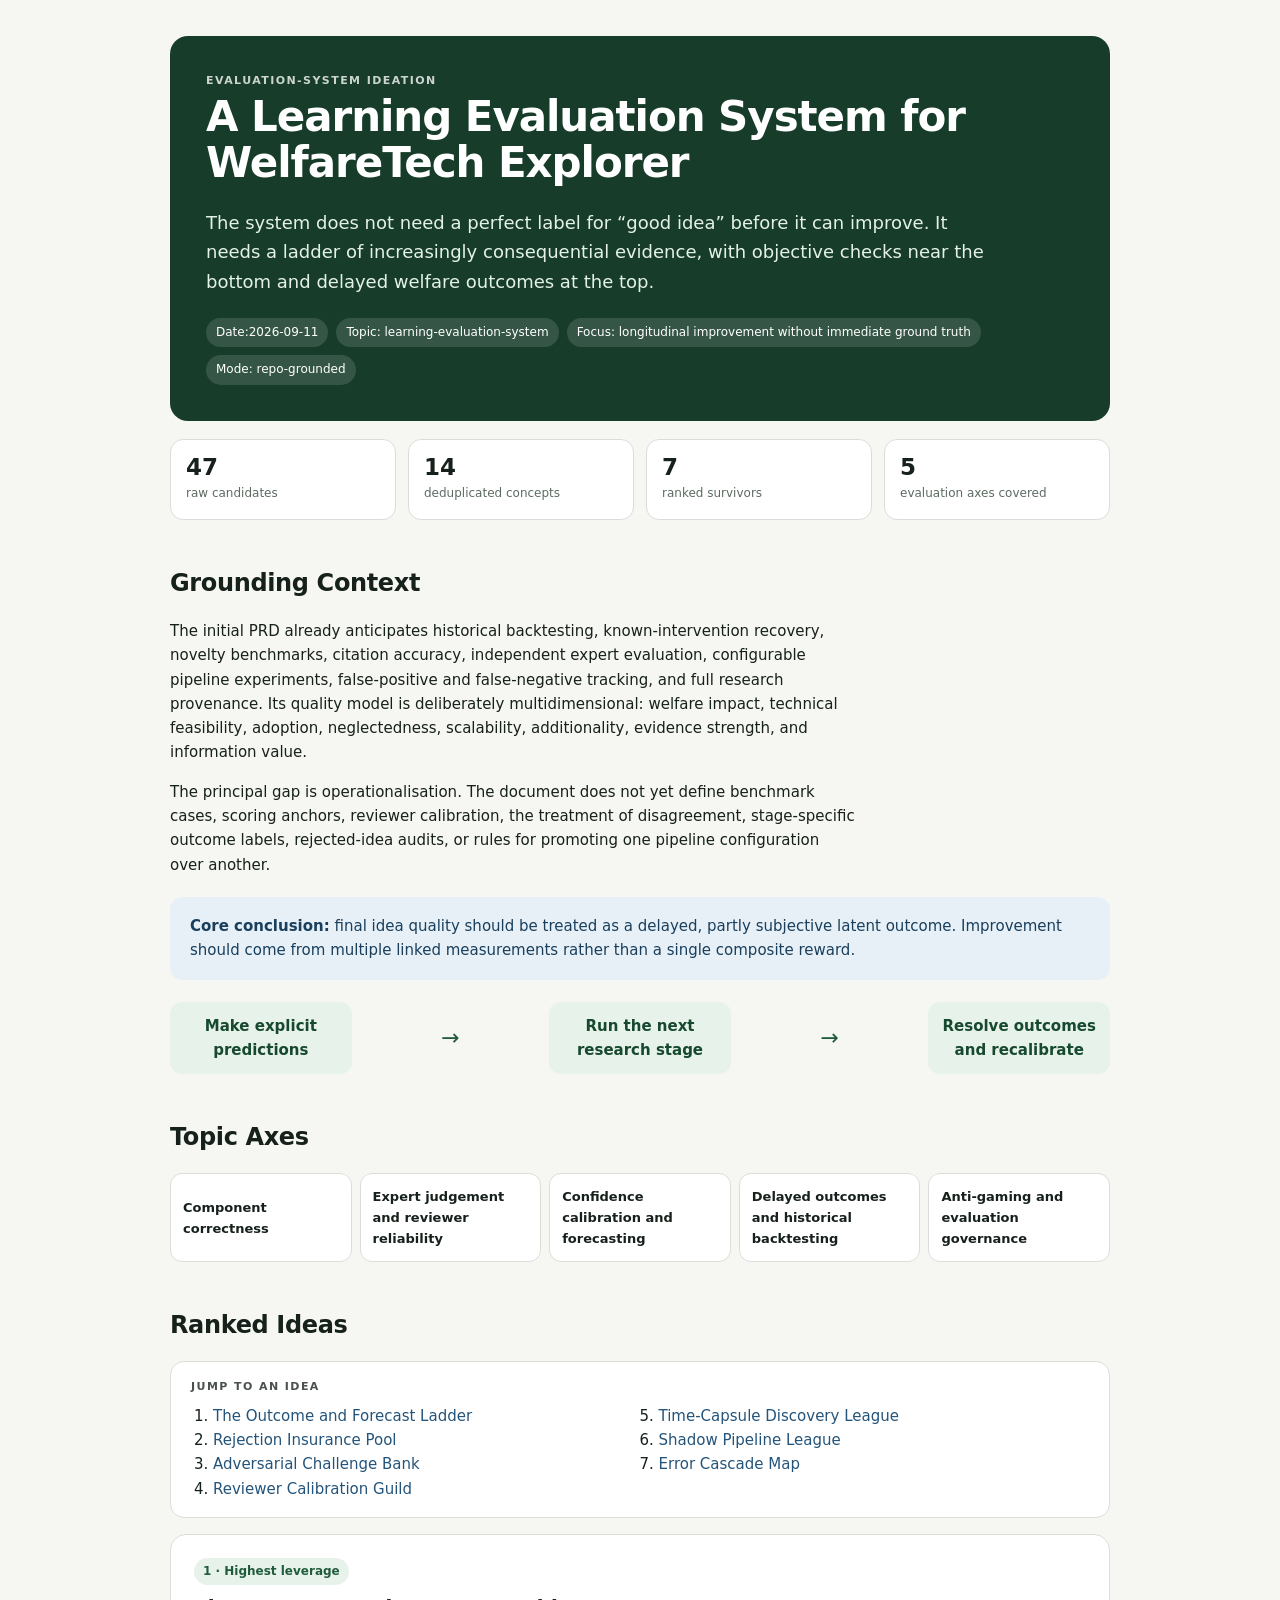
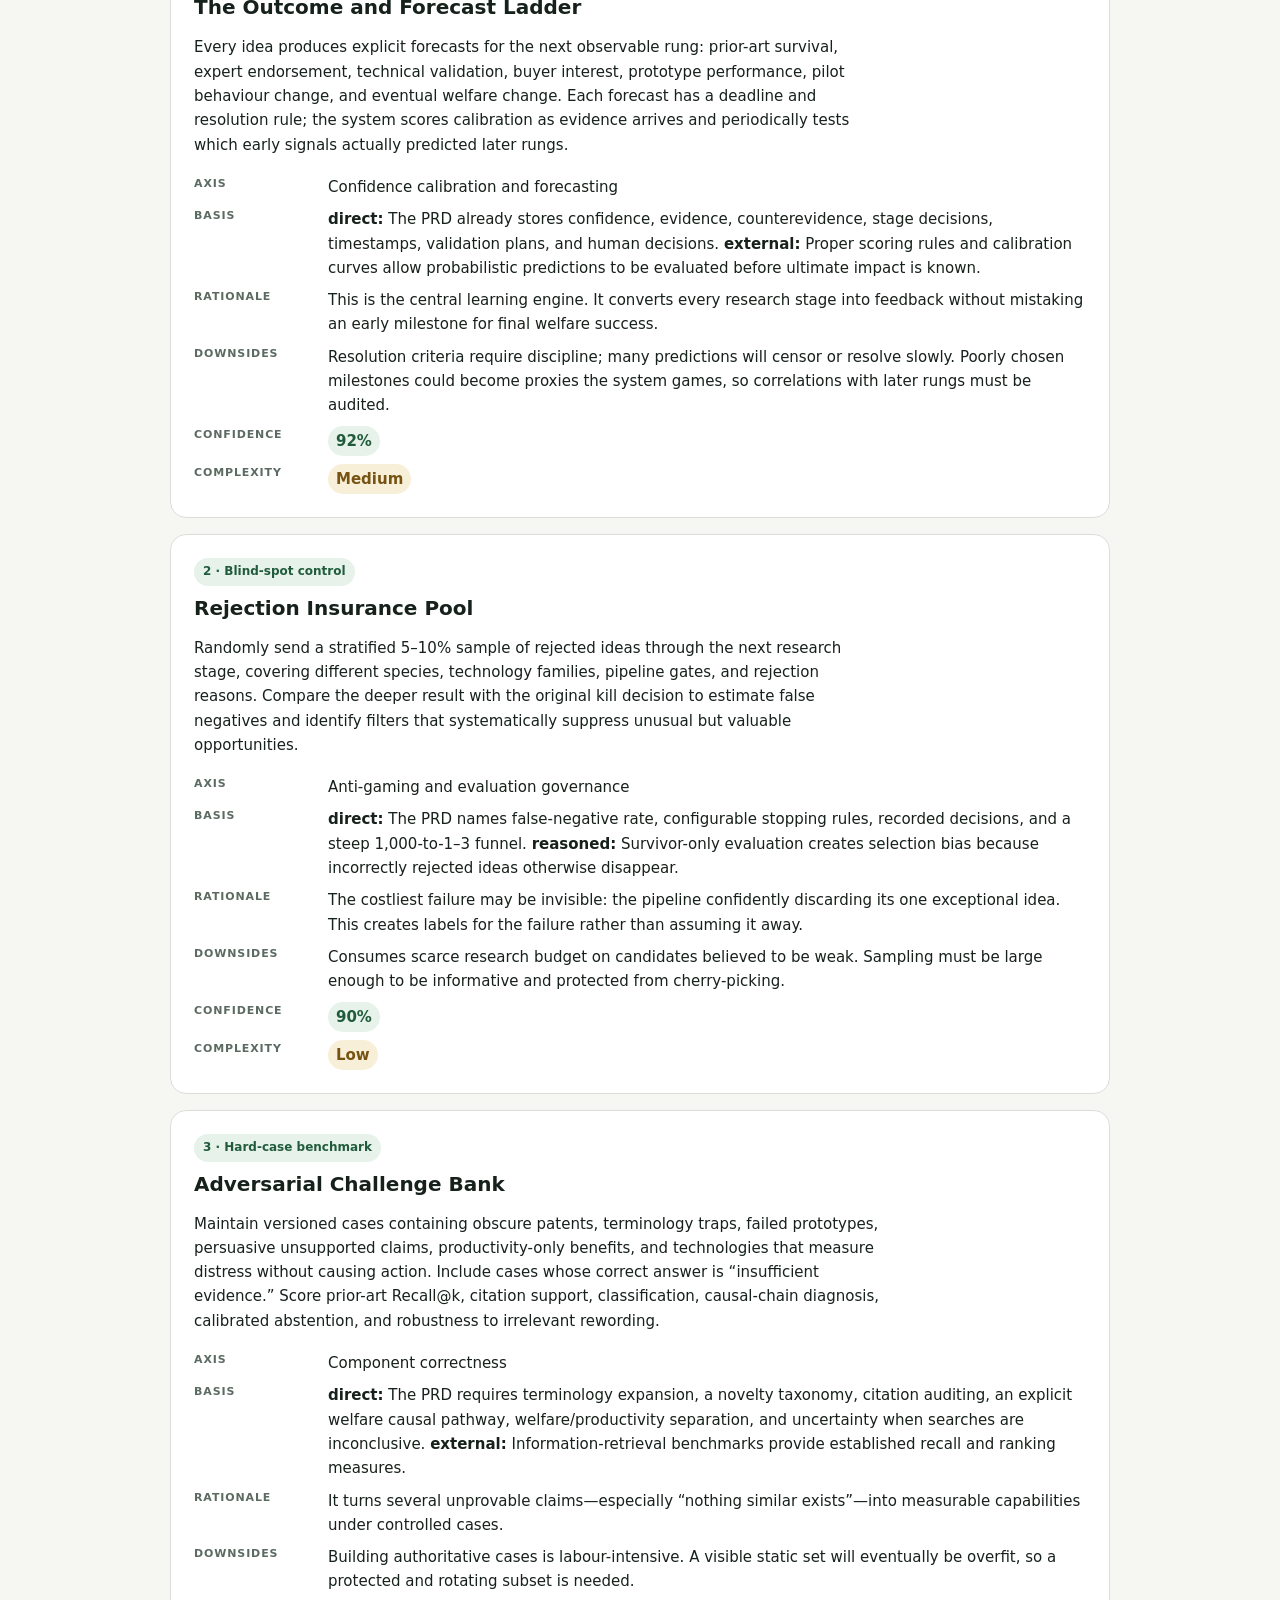
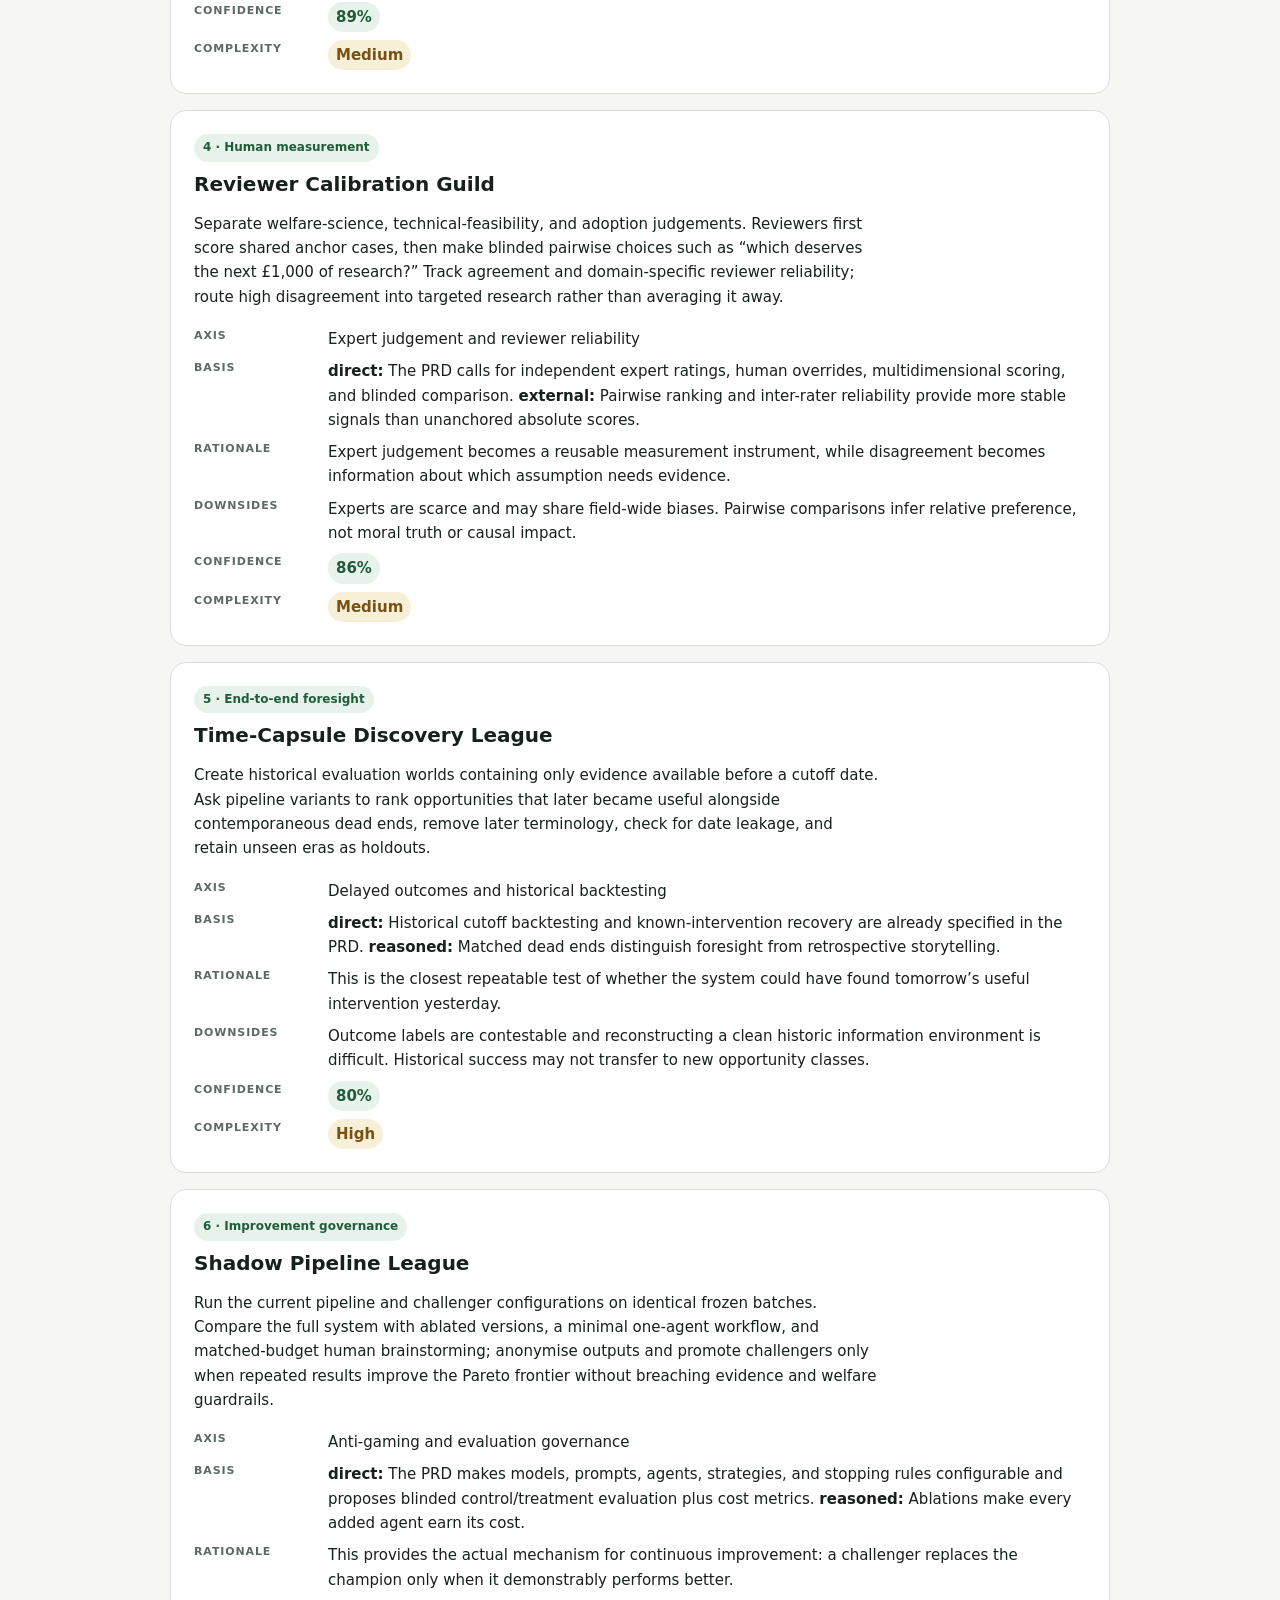
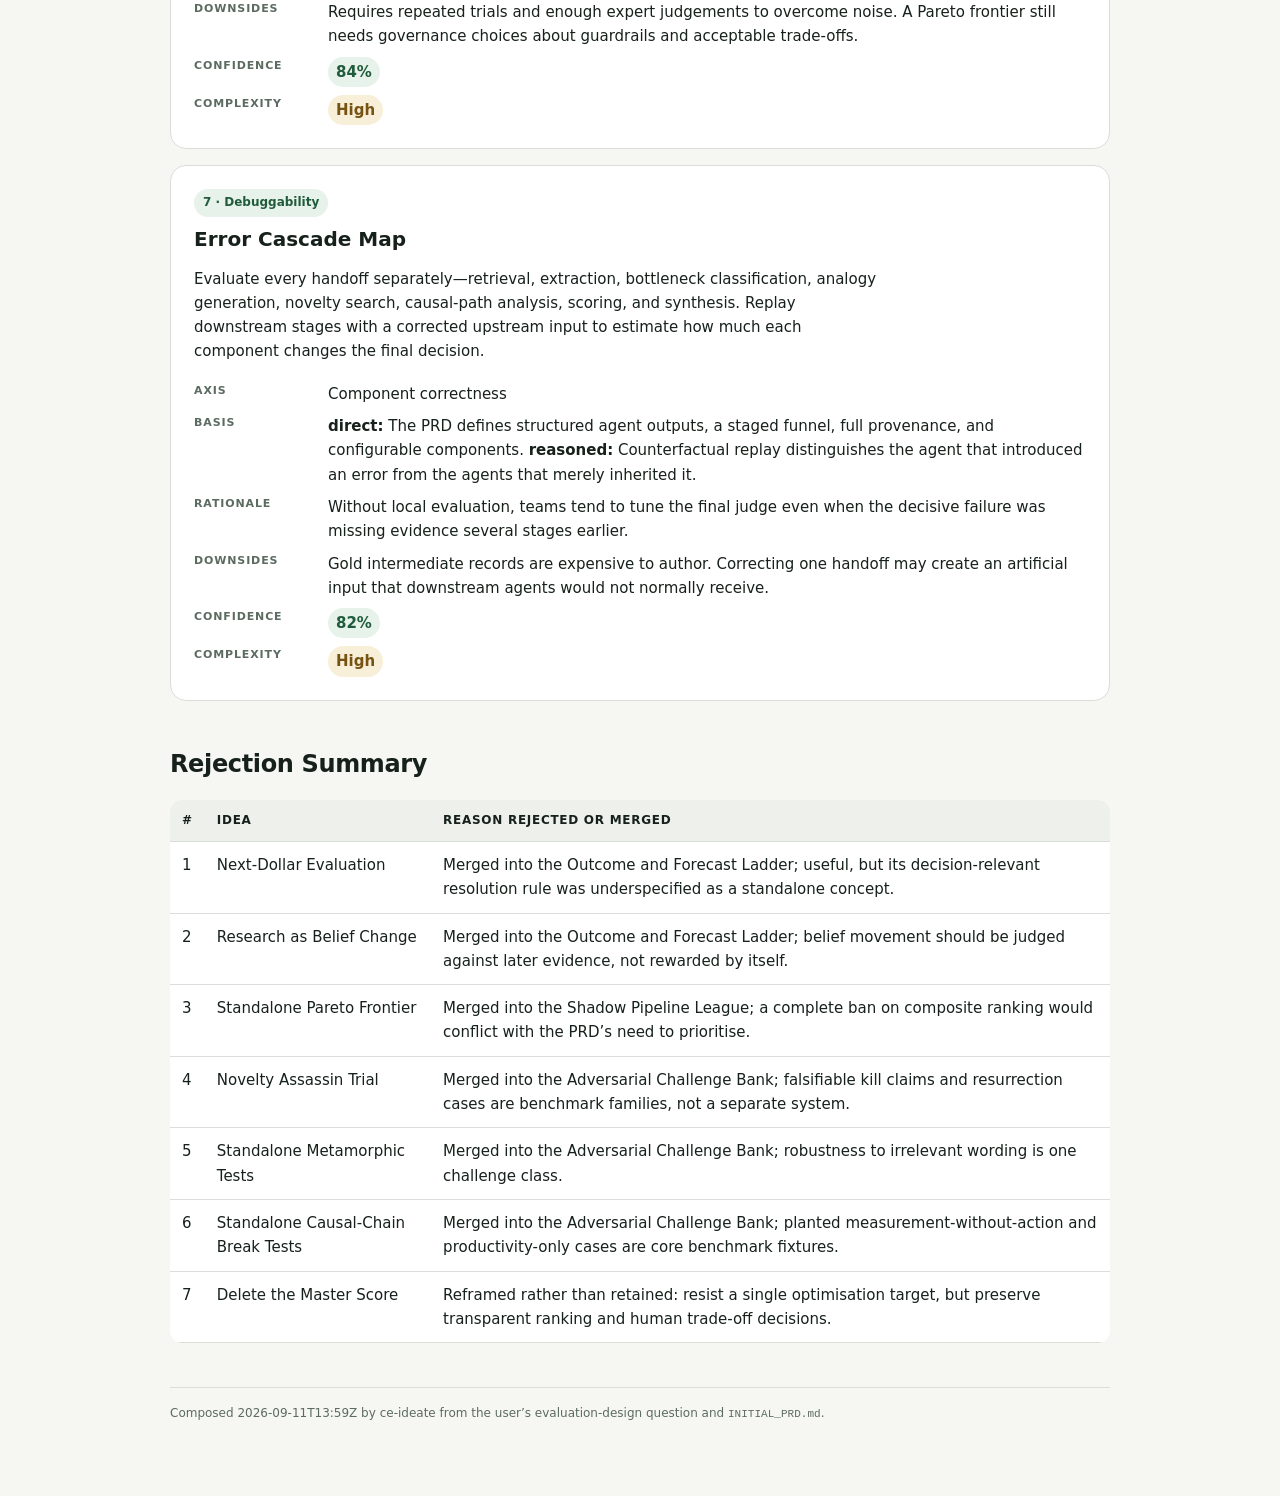
<file: docs/ideation/2026-09-11-learning-evaluation-system-ideation.html>
<!doctype html>
<html lang="en">
<head>
  <meta charset="utf-8">
  <meta name="viewport" content="width=device-width, initial-scale=1">
  <title>Ideation: A Learning Evaluation System for WelfareTech Explorer</title>
  <style>
    :root { --ink:#17211b; --muted:#5c6b62; --paper:#f6f7f2; --card:#ffffff; --line:#d9dfd8; --green:#205c3b; --green-soft:#e7f2ea; --blue:#24547a; --blue-soft:#e7f0f7; --amber:#765313; --amber-soft:#f8efd8; --rose:#7a3434; --rose-soft:#f7e8e6; }
    * { box-sizing:border-box; }
    body { margin:0; background:var(--paper); color:var(--ink); font:15px/1.62 ui-sans-serif,system-ui,-apple-system,BlinkMacSystemFont,"Segoe UI",sans-serif; }
    main { width:min(940px,calc(100% - 32px)); margin:36px auto 72px; }
    header { background:#173d2a; color:#fff; padding:36px; border-radius:18px; }
    h1 { font-size:clamp(28px,4vw,42px); line-height:1.1; margin:4px 0 14px; letter-spacing:-.025em; }
    h2 { margin:44px 0 16px; font-size:24px; letter-spacing:-.015em; }
    h3 { font-size:20px; margin:0; line-height:1.25; }
    p { max-width:72ch; }
    .eyebrow { text-transform:uppercase; letter-spacing:.13em; font-size:11px; font-weight:750; opacity:.78; }
    .meta { display:flex; flex-wrap:wrap; gap:8px; margin-top:22px; }
    .chip { display:inline-flex; border-radius:999px; padding:5px 10px; background:rgba(255,255,255,.13); font-size:12px; }
    .thesis { margin:22px 0 0; font-size:18px; max-width:68ch; color:#e4f1e8; }
    .stats { display:grid; grid-template-columns:repeat(4,1fr); gap:12px; margin:18px 0 0; }
    .stat { background:var(--card); border:1px solid var(--line); border-radius:13px; padding:15px; }
    .stat b { display:block; font-size:23px; line-height:1.1; }
    .stat span { color:var(--muted); font-size:12px; }
    .callout { background:var(--blue-soft); color:#193f5d; padding:17px 20px; border-radius:13px; margin:20px 0; }
    .axes { display:grid; grid-template-columns:repeat(5,1fr); gap:8px; padding:0; list-style:none; }
    .axes li { display:flex; align-items:center; min-height:86px; padding:12px; border-radius:12px; background:var(--card); border:1px solid var(--line); font-weight:650; font-size:13px; }
    .loop { display:grid; grid-template-columns:repeat(5,1fr); align-items:center; gap:8px; margin:22px 0; }
    .step { background:var(--green-soft); color:#17492e; border-radius:12px; padding:12px; text-align:center; font-weight:700; min-height:68px; display:flex; align-items:center; justify-content:center; }
    .arrow { text-align:center; color:var(--green); font-size:22px; }
    nav { background:var(--card); border:1px solid var(--line); border-radius:14px; padding:16px 20px; }
    nav ol { margin:8px 0 0; columns:2; padding-left:22px; }
    nav a { color:var(--blue); text-decoration:none; }
    article { margin:16px 0; background:var(--card); border:1px solid var(--line); border-radius:16px; padding:23px; }
    .rank { display:inline-flex; margin-bottom:10px; border-radius:999px; padding:4px 9px; background:var(--green-soft); color:var(--green); font-size:12px; font-weight:800; }
    dl { display:grid; grid-template-columns:120px 1fr; gap:8px 14px; margin:18px 0 0; }
    dt { color:var(--muted); text-transform:uppercase; letter-spacing:.08em; font-size:11px; font-weight:750; }
    dd { margin:0; }
    .confidence { display:inline-flex; padding:3px 8px; border-radius:999px; background:var(--green-soft); color:var(--green); font-weight:700; }
    .complexity { display:inline-flex; padding:3px 8px; border-radius:999px; background:var(--amber-soft); color:var(--amber); font-weight:700; }
    table { width:100%; border-collapse:collapse; background:var(--card); border-radius:12px; overflow:hidden; }
    th,td { padding:11px 12px; text-align:left; vertical-align:top; border-bottom:1px solid var(--line); }
    th { background:#edf0eb; font-size:12px; text-transform:uppercase; letter-spacing:.06em; }
    footer { color:var(--muted); border-top:1px solid var(--line); margin-top:44px; padding-top:16px; font-size:12px; }
    code { font-family:ui-monospace,SFMono-Regular,Menlo,monospace; font-size:.92em; }
    @media (max-width:720px) { .stats,.axes { grid-template-columns:1fr 1fr; } .loop { grid-template-columns:1fr; } .arrow { transform:rotate(90deg); } nav ol { columns:1; } dl { grid-template-columns:1fr; } header { padding:25px; } }
  </style>
</head>
<body>
<main>
  <header>
    <div class="eyebrow">Evaluation-system ideation</div>
    <h1>A Learning Evaluation System for WelfareTech Explorer</h1>
    <p class="thesis">The system does not need a perfect label for “good idea” before it can improve. It needs a ladder of increasingly consequential evidence, with objective checks near the bottom and delayed welfare outcomes at the top.</p>
    <div class="meta">
      <span class="chip">Date: <time datetime="2026-09-11">2026-09-11</time></span>
      <span class="chip">Topic: learning-evaluation-system</span>
      <span class="chip">Focus: longitudinal improvement without immediate ground truth</span>
      <span class="chip">Mode: repo-grounded</span>
    </div>
  </header>

  <div class="stats" aria-label="Ideation summary">
    <div class="stat"><b>47</b><span>raw candidates</span></div>
    <div class="stat"><b>14</b><span>deduplicated concepts</span></div>
    <div class="stat"><b>7</b><span>ranked survivors</span></div>
    <div class="stat"><b>5</b><span>evaluation axes covered</span></div>
  </div>

  <section id="grounding-context">
    <h2>Grounding Context</h2>
    <p>The initial PRD already anticipates historical backtesting, known-intervention recovery, novelty benchmarks, citation accuracy, independent expert evaluation, configurable pipeline experiments, false-positive and false-negative tracking, and full research provenance. Its quality model is deliberately multidimensional: welfare impact, technical feasibility, adoption, neglectedness, scalability, additionality, evidence strength, and information value.</p>
    <p>The principal gap is operationalisation. The document does not yet define benchmark cases, scoring anchors, reviewer calibration, the treatment of disagreement, stage-specific outcome labels, rejected-idea audits, or rules for promoting one pipeline configuration over another.</p>
    <div class="callout"><strong>Core conclusion:</strong> final idea quality should be treated as a delayed, partly subjective latent outcome. Improvement should come from multiple linked measurements rather than a single composite reward.</div>
    <div class="loop" aria-label="Learning loop">
      <div class="step">Make explicit predictions</div><div class="arrow">→</div>
      <div class="step">Run the next research stage</div><div class="arrow">→</div>
      <div class="step">Resolve outcomes and recalibrate</div>
    </div>
  </section>

  <section id="topic-axes">
    <h2>Topic Axes</h2>
    <ul class="axes">
      <li>Component correctness</li>
      <li>Expert judgement and reviewer reliability</li>
      <li>Confidence calibration and forecasting</li>
      <li>Delayed outcomes and historical backtesting</li>
      <li>Anti-gaming and evaluation governance</li>
    </ul>
  </section>

  <section id="ranked-ideas">
    <h2>Ranked Ideas</h2>
    <nav aria-label="Ranked ideas">
      <div class="eyebrow">Jump to an idea</div>
      <ol>
        <li><a href="#idea-1">The Outcome and Forecast Ladder</a></li>
        <li><a href="#idea-2">Rejection Insurance Pool</a></li>
        <li><a href="#idea-3">Adversarial Challenge Bank</a></li>
        <li><a href="#idea-4">Reviewer Calibration Guild</a></li>
        <li><a href="#idea-5">Time-Capsule Discovery League</a></li>
        <li><a href="#idea-6">Shadow Pipeline League</a></li>
        <li><a href="#idea-7">Error Cascade Map</a></li>
      </ol>
    </nav>

    <article id="idea-1">
      <span class="rank">1 · Highest leverage</span>
      <h3>The Outcome and Forecast Ladder</h3>
      <p>Every idea produces explicit forecasts for the next observable rung: prior-art survival, expert endorsement, technical validation, buyer interest, prototype performance, pilot behaviour change, and eventual welfare change. Each forecast has a deadline and resolution rule; the system scores calibration as evidence arrives and periodically tests which early signals actually predicted later rungs.</p>
      <dl>
        <dt>Axis</dt><dd>Confidence calibration and forecasting</dd>
        <dt>Basis</dt><dd><strong>direct:</strong> The PRD already stores confidence, evidence, counterevidence, stage decisions, timestamps, validation plans, and human decisions. <strong>external:</strong> Proper scoring rules and calibration curves allow probabilistic predictions to be evaluated before ultimate impact is known.</dd>
        <dt>Rationale</dt><dd>This is the central learning engine. It converts every research stage into feedback without mistaking an early milestone for final welfare success.</dd>
        <dt>Downsides</dt><dd>Resolution criteria require discipline; many predictions will censor or resolve slowly. Poorly chosen milestones could become proxies the system games, so correlations with later rungs must be audited.</dd>
        <dt>Confidence</dt><dd><span class="confidence">92%</span></dd>
        <dt>Complexity</dt><dd><span class="complexity">Medium</span></dd>
      </dl>
    </article>

    <article id="idea-2">
      <span class="rank">2 · Blind-spot control</span>
      <h3>Rejection Insurance Pool</h3>
      <p>Randomly send a stratified 5–10% sample of rejected ideas through the next research stage, covering different species, technology families, pipeline gates, and rejection reasons. Compare the deeper result with the original kill decision to estimate false negatives and identify filters that systematically suppress unusual but valuable opportunities.</p>
      <dl>
        <dt>Axis</dt><dd>Anti-gaming and evaluation governance</dd>
        <dt>Basis</dt><dd><strong>direct:</strong> The PRD names false-negative rate, configurable stopping rules, recorded decisions, and a steep 1,000-to-1–3 funnel. <strong>reasoned:</strong> Survivor-only evaluation creates selection bias because incorrectly rejected ideas otherwise disappear.</dd>
        <dt>Rationale</dt><dd>The costliest failure may be invisible: the pipeline confidently discarding its one exceptional idea. This creates labels for the failure rather than assuming it away.</dd>
        <dt>Downsides</dt><dd>Consumes scarce research budget on candidates believed to be weak. Sampling must be large enough to be informative and protected from cherry-picking.</dd>
        <dt>Confidence</dt><dd><span class="confidence">90%</span></dd>
        <dt>Complexity</dt><dd><span class="complexity">Low</span></dd>
      </dl>
    </article>

    <article id="idea-3">
      <span class="rank">3 · Hard-case benchmark</span>
      <h3>Adversarial Challenge Bank</h3>
      <p>Maintain versioned cases containing obscure patents, terminology traps, failed prototypes, persuasive unsupported claims, productivity-only benefits, and technologies that measure distress without causing action. Include cases whose correct answer is “insufficient evidence.” Score prior-art Recall@k, citation support, classification, causal-chain diagnosis, calibrated abstention, and robustness to irrelevant rewording.</p>
      <dl>
        <dt>Axis</dt><dd>Component correctness</dd>
        <dt>Basis</dt><dd><strong>direct:</strong> The PRD requires terminology expansion, a novelty taxonomy, citation auditing, an explicit welfare causal pathway, welfare/productivity separation, and uncertainty when searches are inconclusive. <strong>external:</strong> Information-retrieval benchmarks provide established recall and ranking measures.</dd>
        <dt>Rationale</dt><dd>It turns several unprovable claims—especially “nothing similar exists”—into measurable capabilities under controlled cases.</dd>
        <dt>Downsides</dt><dd>Building authoritative cases is labour-intensive. A visible static set will eventually be overfit, so a protected and rotating subset is needed.</dd>
        <dt>Confidence</dt><dd><span class="confidence">89%</span></dd>
        <dt>Complexity</dt><dd><span class="complexity">Medium</span></dd>
      </dl>
    </article>

    <article id="idea-4">
      <span class="rank">4 · Human measurement</span>
      <h3>Reviewer Calibration Guild</h3>
      <p>Separate welfare-science, technical-feasibility, and adoption judgements. Reviewers first score shared anchor cases, then make blinded pairwise choices such as “which deserves the next £1,000 of research?” Track agreement and domain-specific reviewer reliability; route high disagreement into targeted research rather than averaging it away.</p>
      <dl>
        <dt>Axis</dt><dd>Expert judgement and reviewer reliability</dd>
        <dt>Basis</dt><dd><strong>direct:</strong> The PRD calls for independent expert ratings, human overrides, multidimensional scoring, and blinded comparison. <strong>external:</strong> Pairwise ranking and inter-rater reliability provide more stable signals than unanchored absolute scores.</dd>
        <dt>Rationale</dt><dd>Expert judgement becomes a reusable measurement instrument, while disagreement becomes information about which assumption needs evidence.</dd>
        <dt>Downsides</dt><dd>Experts are scarce and may share field-wide biases. Pairwise comparisons infer relative preference, not moral truth or causal impact.</dd>
        <dt>Confidence</dt><dd><span class="confidence">86%</span></dd>
        <dt>Complexity</dt><dd><span class="complexity">Medium</span></dd>
      </dl>
    </article>

    <article id="idea-5">
      <span class="rank">5 · End-to-end foresight</span>
      <h3>Time-Capsule Discovery League</h3>
      <p>Create historical evaluation worlds containing only evidence available before a cutoff date. Ask pipeline variants to rank opportunities that later became useful alongside contemporaneous dead ends, remove later terminology, check for date leakage, and retain unseen eras as holdouts.</p>
      <dl>
        <dt>Axis</dt><dd>Delayed outcomes and historical backtesting</dd>
        <dt>Basis</dt><dd><strong>direct:</strong> Historical cutoff backtesting and known-intervention recovery are already specified in the PRD. <strong>reasoned:</strong> Matched dead ends distinguish foresight from retrospective storytelling.</dd>
        <dt>Rationale</dt><dd>This is the closest repeatable test of whether the system could have found tomorrow’s useful intervention yesterday.</dd>
        <dt>Downsides</dt><dd>Outcome labels are contestable and reconstructing a clean historic information environment is difficult. Historical success may not transfer to new opportunity classes.</dd>
        <dt>Confidence</dt><dd><span class="confidence">80%</span></dd>
        <dt>Complexity</dt><dd><span class="complexity">High</span></dd>
      </dl>
    </article>

    <article id="idea-6">
      <span class="rank">6 · Improvement governance</span>
      <h3>Shadow Pipeline League</h3>
      <p>Run the current pipeline and challenger configurations on identical frozen batches. Compare the full system with ablated versions, a minimal one-agent workflow, and matched-budget human brainstorming; anonymise outputs and promote challengers only when repeated results improve the Pareto frontier without breaching evidence and welfare guardrails.</p>
      <dl>
        <dt>Axis</dt><dd>Anti-gaming and evaluation governance</dd>
        <dt>Basis</dt><dd><strong>direct:</strong> The PRD makes models, prompts, agents, strategies, and stopping rules configurable and proposes blinded control/treatment evaluation plus cost metrics. <strong>reasoned:</strong> Ablations make every added agent earn its cost.</dd>
        <dt>Rationale</dt><dd>This provides the actual mechanism for continuous improvement: a challenger replaces the champion only when it demonstrably performs better.</dd>
        <dt>Downsides</dt><dd>Requires repeated trials and enough expert judgements to overcome noise. A Pareto frontier still needs governance choices about guardrails and acceptable trade-offs.</dd>
        <dt>Confidence</dt><dd><span class="confidence">84%</span></dd>
        <dt>Complexity</dt><dd><span class="complexity">High</span></dd>
      </dl>
    </article>

    <article id="idea-7">
      <span class="rank">7 · Debuggability</span>
      <h3>Error Cascade Map</h3>
      <p>Evaluate every handoff separately—retrieval, extraction, bottleneck classification, analogy generation, novelty search, causal-path analysis, scoring, and synthesis. Replay downstream stages with a corrected upstream input to estimate how much each component changes the final decision.</p>
      <dl>
        <dt>Axis</dt><dd>Component correctness</dd>
        <dt>Basis</dt><dd><strong>direct:</strong> The PRD defines structured agent outputs, a staged funnel, full provenance, and configurable components. <strong>reasoned:</strong> Counterfactual replay distinguishes the agent that introduced an error from the agents that merely inherited it.</dd>
        <dt>Rationale</dt><dd>Without local evaluation, teams tend to tune the final judge even when the decisive failure was missing evidence several stages earlier.</dd>
        <dt>Downsides</dt><dd>Gold intermediate records are expensive to author. Correcting one handoff may create an artificial input that downstream agents would not normally receive.</dd>
        <dt>Confidence</dt><dd><span class="confidence">82%</span></dd>
        <dt>Complexity</dt><dd><span class="complexity">High</span></dd>
      </dl>
    </article>
  </section>

  <section id="rejection-summary">
    <h2>Rejection Summary</h2>
    <table>
      <thead><tr><th>#</th><th>Idea</th><th>Reason rejected or merged</th></tr></thead>
      <tbody>
        <tr><td>1</td><td>Next-Dollar Evaluation</td><td>Merged into the Outcome and Forecast Ladder; useful, but its decision-relevant resolution rule was underspecified as a standalone concept.</td></tr>
        <tr><td>2</td><td>Research as Belief Change</td><td>Merged into the Outcome and Forecast Ladder; belief movement should be judged against later evidence, not rewarded by itself.</td></tr>
        <tr><td>3</td><td>Standalone Pareto Frontier</td><td>Merged into the Shadow Pipeline League; a complete ban on composite ranking would conflict with the PRD’s need to prioritise.</td></tr>
        <tr><td>4</td><td>Novelty Assassin Trial</td><td>Merged into the Adversarial Challenge Bank; falsifiable kill claims and resurrection cases are benchmark families, not a separate system.</td></tr>
        <tr><td>5</td><td>Standalone Metamorphic Tests</td><td>Merged into the Adversarial Challenge Bank; robustness to irrelevant wording is one challenge class.</td></tr>
        <tr><td>6</td><td>Standalone Causal-Chain Break Tests</td><td>Merged into the Adversarial Challenge Bank; planted measurement-without-action and productivity-only cases are core benchmark fixtures.</td></tr>
        <tr><td>7</td><td>Delete the Master Score</td><td>Reframed rather than retained: resist a single optimisation target, but preserve transparent ranking and human trade-off decisions.</td></tr>
      </tbody>
    </table>
  </section>

  <footer class="composition-signal">Composed 2026-09-11T13:59Z by ce-ideate from the user’s evaluation-design question and <code>INITIAL_PRD.md</code>.</footer>
</main>
</body>
</html>
</file>
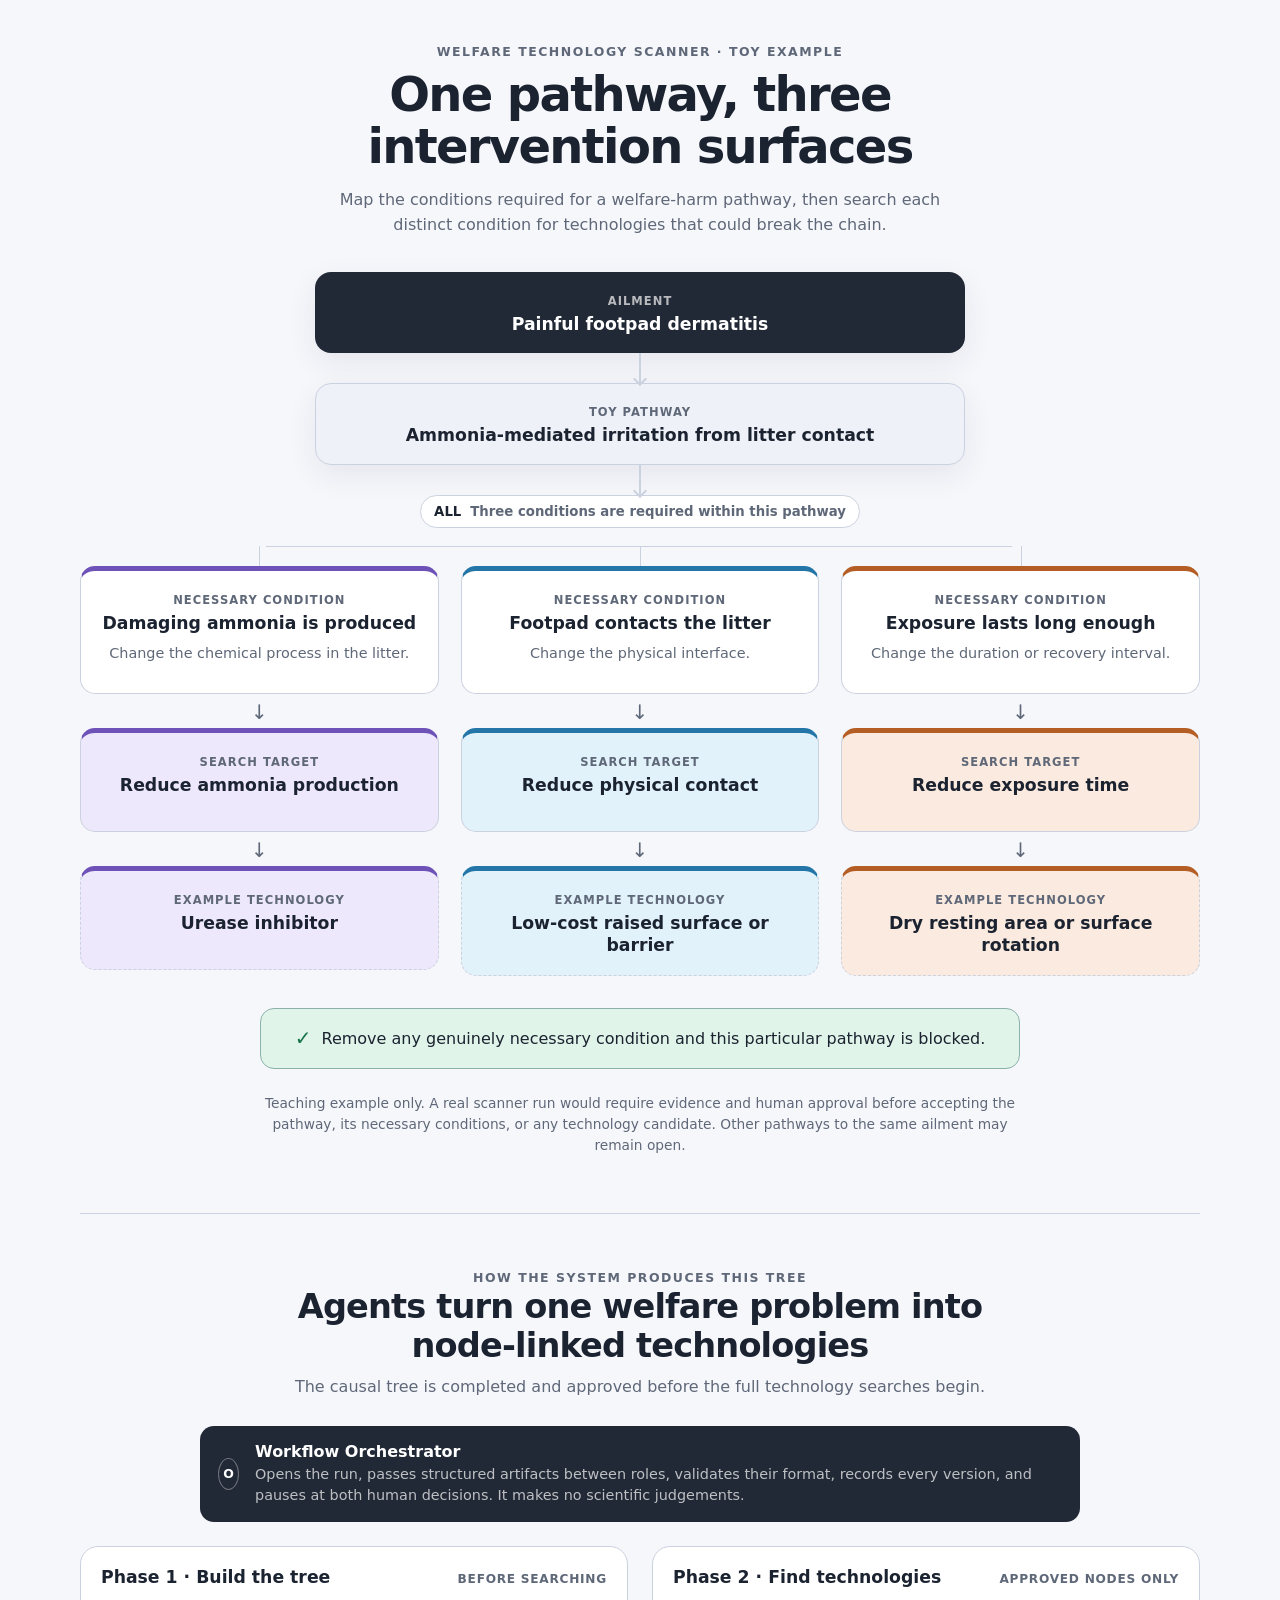
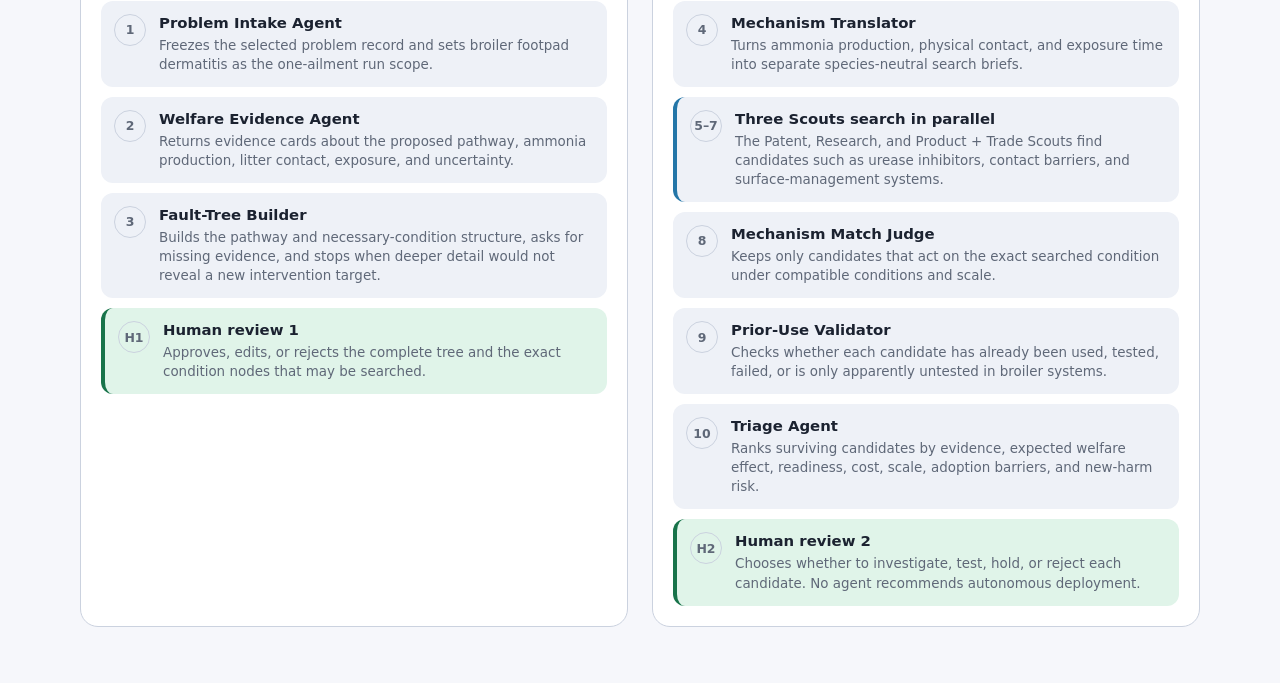
<file: prototypes/welfare-scanner/toy-tree.html>
<!doctype html>
<html lang="en">
<head>
  <meta charset="utf-8">
  <meta name="viewport" content="width=device-width, initial-scale=1">
  <title>Welfare Technology Scanner — Toy Tree</title>
  <style>
    :root {
      color-scheme: light dark;
      --page: light-dark(#f6f7fb, #101218);
      --surface: light-dark(#ffffff, #191c24);
      --surface-soft: light-dark(#eef1f7, #222632);
      --text: light-dark(#1b2230, #f1f4fa);
      --muted: light-dark(#5f6878, #aeb6c5);
      --line: light-dark(#cbd2df, #414858);
      --dark: light-dark(#222936, #f0f3f8);
      --dark-text: light-dark(#ffffff, #151820);
      --chemistry: light-dark(#6e52b8, #b9a2f2);
      --chemistry-soft: light-dark(#eee8fc, #2b2440);
      --contact: light-dark(#2476a8, #75c2ee);
      --contact-soft: light-dark(#e2f2fa, #193242);
      --exposure: light-dark(#b45d24, #f0a66f);
      --exposure-soft: light-dark(#fbeadf, #40291d);
      --success: light-dark(#18734a, #68d69f);
      --success-soft: light-dark(#e0f4e9, #183329);
      font-family: Inter, ui-sans-serif, system-ui, -apple-system, BlinkMacSystemFont,
        "Segoe UI", sans-serif;
    }

    * {
      box-sizing: border-box;
    }

    body {
      margin: 0;
      min-width: 320px;
      background: var(--page);
      color: var(--text);
    }

    main {
      width: min(1120px, calc(100% - 32px));
      margin: 0 auto;
      padding: 44px 0 56px;
    }

    header {
      max-width: 760px;
      margin: 0 auto 34px;
      text-align: center;
    }

    .eyebrow {
      margin: 0 0 10px;
      color: var(--muted);
      font-size: 0.78rem;
      font-weight: 700;
      letter-spacing: 0.12em;
      text-transform: uppercase;
    }

    h1 {
      margin: 0;
      font-size: clamp(1.75rem, 4vw, 3rem);
      line-height: 1.08;
      letter-spacing: -0.035em;
    }

    .subtitle {
      margin: 14px auto 0;
      max-width: 660px;
      color: var(--muted);
      font-size: 1rem;
      line-height: 1.6;
    }

    .tree {
      display: flex;
      flex-direction: column;
      align-items: center;
    }

    .node {
      width: min(100%, 650px);
      padding: 17px 22px;
      border: 1px solid var(--line);
      border-radius: 16px;
      background: var(--surface);
      text-align: center;
      box-shadow: 0 10px 30px light-dark(rgb(31 42 60 / 8%), rgb(0 0 0 / 18%));
    }

    .node strong,
    .card strong {
      display: block;
      margin-top: 4px;
      font-size: 1.08rem;
      line-height: 1.3;
    }

    .label {
      color: var(--muted);
      font-size: 0.72rem;
      font-weight: 750;
      letter-spacing: 0.09em;
      text-transform: uppercase;
    }

    .ailment {
      border-color: transparent;
      background: var(--dark);
      color: var(--dark-text);
    }

    .ailment .label {
      color: color-mix(in srgb, var(--dark-text) 68%, transparent);
    }

    .pathway {
      background: var(--surface-soft);
    }

    .connector {
      position: relative;
      width: 2px;
      height: 30px;
      background: var(--line);
    }

    .connector::after {
      position: absolute;
      bottom: -1px;
      left: 50%;
      width: 8px;
      height: 8px;
      border-right: 2px solid var(--line);
      border-bottom: 2px solid var(--line);
      content: "";
      transform: translateX(-50%) rotate(45deg);
    }

    .gate {
      display: inline-flex;
      align-items: center;
      gap: 9px;
      padding: 8px 13px;
      border: 1px solid var(--line);
      border-radius: 999px;
      background: var(--surface);
      color: var(--muted);
      font-size: 0.83rem;
      font-weight: 650;
    }

    .gate b {
      color: var(--text);
    }

    .branches {
      position: relative;
      display: grid;
      grid-template-columns: repeat(3, minmax(0, 1fr));
      gap: 22px;
      width: 100%;
      margin-top: 38px;
    }

    .branches::before {
      position: absolute;
      top: -20px;
      left: calc(16.666% - 1px);
      width: 66.666%;
      height: 1px;
      background: var(--line);
      content: "";
    }

    .branch {
      position: relative;
      display: flex;
      min-width: 0;
      flex-direction: column;
      align-items: stretch;
    }

    .branch::before {
      position: absolute;
      top: -20px;
      left: 50%;
      width: 1px;
      height: 20px;
      background: var(--line);
      content: "";
    }

    .card {
      min-height: 128px;
      padding: 18px;
      border: 1px solid var(--line);
      border-top: 5px solid currentColor;
      border-radius: 15px;
      background: var(--surface);
      color: var(--text);
      text-align: center;
    }

    .card p {
      margin: 9px 0 0;
      color: var(--muted);
      font-size: 0.9rem;
      line-height: 1.45;
    }

    .branch-arrow {
      align-self: center;
      padding: 8px 0 6px;
      color: var(--muted);
      font-size: 1.25rem;
      line-height: 1;
    }

    .target,
    .technology {
      min-height: 104px;
    }

    .target {
      background: var(--surface-soft);
    }

    .technology {
      border-style: dashed;
      border-top-style: solid;
    }

    .chemistry {
      color: var(--chemistry);
    }

    .chemistry.target,
    .chemistry.technology {
      background: var(--chemistry-soft);
    }

    .contact {
      color: var(--contact);
    }

    .contact.target,
    .contact.technology {
      background: var(--contact-soft);
    }

    .exposure {
      color: var(--exposure);
    }

    .exposure.target,
    .exposure.technology {
      background: var(--exposure-soft);
    }

    .card strong,
    .card p,
    .card .label {
      color: var(--text);
    }

    .card p,
    .card .label {
      color: var(--muted);
    }

    .outcome {
      display: flex;
      align-items: center;
      justify-content: center;
      gap: 10px;
      width: min(100%, 760px);
      margin-top: 32px;
      padding: 15px 18px;
      border: 1px solid color-mix(in srgb, var(--success) 35%, var(--line));
      border-radius: 14px;
      background: var(--success-soft);
      color: var(--text);
      text-align: center;
      line-height: 1.45;
    }

    .outcome-mark {
      flex: 0 0 auto;
      color: var(--success);
      font-size: 1.25rem;
      font-weight: 800;
    }

    .note {
      max-width: 780px;
      margin: 24px auto 0;
      color: var(--muted);
      font-size: 0.86rem;
      line-height: 1.55;
      text-align: center;
    }

    .agent-flow {
      margin-top: 56px;
      padding-top: 44px;
      border-top: 1px solid var(--line);
    }

    .section-heading {
      max-width: 720px;
      margin: 0 auto 26px;
      text-align: center;
    }

    .section-heading h2 {
      margin: 0;
      font-size: clamp(1.45rem, 3vw, 2.1rem);
      letter-spacing: -0.025em;
    }

    .section-heading p {
      margin: 10px 0 0;
      color: var(--muted);
      line-height: 1.55;
    }

    .orchestrator {
      display: flex;
      align-items: center;
      gap: 16px;
      max-width: 880px;
      margin: 0 auto 24px;
      padding: 16px 18px;
      border-radius: 14px;
      background: var(--dark);
      color: var(--dark-text);
    }

    .orchestrator .step-number {
      border-color: color-mix(in srgb, var(--dark-text) 34%, transparent);
      color: var(--dark-text);
    }

    .orchestrator p {
      margin: 3px 0 0;
      color: color-mix(in srgb, var(--dark-text) 70%, transparent);
      font-size: 0.9rem;
      line-height: 1.45;
    }

    .phases {
      display: grid;
      grid-template-columns: 1fr 1fr;
      gap: 24px;
    }

    .phase {
      padding: 20px;
      border: 1px solid var(--line);
      border-radius: 18px;
      background: var(--surface);
    }

    .phase-title {
      display: flex;
      align-items: baseline;
      justify-content: space-between;
      gap: 12px;
      margin-bottom: 14px;
    }

    .phase-title h3 {
      margin: 0;
      font-size: 1.08rem;
    }

    .phase-title span {
      color: var(--muted);
      font-size: 0.76rem;
      font-weight: 700;
      letter-spacing: 0.06em;
      text-transform: uppercase;
    }

    .steps {
      display: flex;
      margin: 0;
      padding: 0;
      flex-direction: column;
      gap: 10px;
      list-style: none;
    }

    .step {
      display: grid;
      grid-template-columns: 34px minmax(0, 1fr);
      gap: 11px;
      padding: 13px;
      border-radius: 12px;
      background: var(--surface-soft);
    }

    .step-number {
      display: grid;
      width: 32px;
      height: 32px;
      border: 1px solid var(--line);
      border-radius: 50%;
      color: var(--muted);
      font-size: 0.78rem;
      font-weight: 750;
      place-items: center;
    }

    .step h4 {
      margin: 0;
      font-size: 0.93rem;
    }

    .step p {
      margin: 4px 0 0;
      color: var(--muted);
      font-size: 0.84rem;
      line-height: 1.42;
    }

    .human {
      border-left: 4px solid var(--success);
      background: var(--success-soft);
    }

    .parallel {
      border-left: 4px solid var(--contact);
    }

    @media (max-width: 760px) {
      main {
        width: min(100% - 22px, 620px);
        padding-top: 28px;
      }

      .branches {
        grid-template-columns: 1fr;
        gap: 22px;
        margin-top: 24px;
      }

      .branches::before {
        display: none;
      }

      .branch::before {
        top: -22px;
        height: 22px;
      }

      .branch + .branch {
        margin-top: 22px;
      }

      .card {
        min-height: 0;
      }

      .phases {
        grid-template-columns: 1fr;
      }

      .orchestrator {
        align-items: flex-start;
      }
    }

    @media print {
      :root {
        color-scheme: light;
      }

      body {
        background: #ffffff;
      }

      main {
        width: 100%;
        padding: 10mm;
      }

      .node,
      .card {
        box-shadow: none;
      }
    }
  </style>
</head>
<body>
  <main>
    <header>
      <p class="eyebrow">Welfare Technology Scanner · Toy example</p>
      <h1>One pathway, three intervention surfaces</h1>
      <p class="subtitle">
        Map the conditions required for a welfare-harm pathway, then search each
        distinct condition for technologies that could break the chain.
      </p>
    </header>

    <section class="tree" aria-label="Toy causal tree for broiler footpad dermatitis">
      <div class="node ailment">
        <span class="label">Ailment</span>
        <strong>Painful footpad dermatitis</strong>
      </div>

      <div class="connector" aria-hidden="true"></div>

      <div class="node pathway">
        <span class="label">Toy pathway</span>
        <strong>Ammonia-mediated irritation from litter contact</strong>
      </div>

      <div class="connector" aria-hidden="true"></div>

      <div class="gate">
        <b>ALL</b>
        <span>Three conditions are required within this pathway</span>
      </div>

      <div class="branches">
        <article class="branch">
          <div class="card chemistry">
            <span class="label">Necessary condition</span>
            <strong>Damaging ammonia is produced</strong>
            <p>Change the chemical process in the litter.</p>
          </div>
          <div class="branch-arrow" aria-hidden="true">↓</div>
          <div class="card target chemistry">
            <span class="label">Search target</span>
            <strong>Reduce ammonia production</strong>
          </div>
          <div class="branch-arrow" aria-hidden="true">↓</div>
          <div class="card technology chemistry">
            <span class="label">Example technology</span>
            <strong>Urease inhibitor</strong>
          </div>
        </article>

        <article class="branch">
          <div class="card contact">
            <span class="label">Necessary condition</span>
            <strong>Footpad contacts the litter</strong>
            <p>Change the physical interface.</p>
          </div>
          <div class="branch-arrow" aria-hidden="true">↓</div>
          <div class="card target contact">
            <span class="label">Search target</span>
            <strong>Reduce physical contact</strong>
          </div>
          <div class="branch-arrow" aria-hidden="true">↓</div>
          <div class="card technology contact">
            <span class="label">Example technology</span>
            <strong>Low-cost raised surface or barrier</strong>
          </div>
        </article>

        <article class="branch">
          <div class="card exposure">
            <span class="label">Necessary condition</span>
            <strong>Exposure lasts long enough</strong>
            <p>Change the duration or recovery interval.</p>
          </div>
          <div class="branch-arrow" aria-hidden="true">↓</div>
          <div class="card target exposure">
            <span class="label">Search target</span>
            <strong>Reduce exposure time</strong>
          </div>
          <div class="branch-arrow" aria-hidden="true">↓</div>
          <div class="card technology exposure">
            <span class="label">Example technology</span>
            <strong>Dry resting area or surface rotation</strong>
          </div>
        </article>
      </div>

      <div class="outcome">
        <span class="outcome-mark" aria-hidden="true">✓</span>
        <span>Remove any genuinely necessary condition and this particular pathway is blocked.</span>
      </div>
    </section>

    <p class="note">
      Teaching example only. A real scanner run would require evidence and human
      approval before accepting the pathway, its necessary conditions, or any
      technology candidate. Other pathways to the same ailment may remain open.
    </p>

    <section class="agent-flow" aria-labelledby="agent-flow-title">
      <div class="section-heading">
        <p class="eyebrow">How the system produces this tree</p>
        <h2 id="agent-flow-title">Agents turn one welfare problem into node-linked technologies</h2>
        <p>The causal tree is completed and approved before the full technology searches begin.</p>
      </div>

      <div class="orchestrator">
        <span class="step-number">O</span>
        <div>
          <strong>Workflow Orchestrator</strong>
          <p>Opens the run, passes structured artifacts between roles, validates their format, records every version, and pauses at both human decisions. It makes no scientific judgements.</p>
        </div>
      </div>

      <div class="phases">
        <section class="phase" aria-labelledby="phase-one-title">
          <div class="phase-title">
            <h3 id="phase-one-title">Phase 1 · Build the tree</h3>
            <span>Before searching</span>
          </div>
          <ol class="steps">
            <li class="step">
              <span class="step-number">1</span>
              <div>
                <h4>Problem Intake Agent</h4>
                <p>Freezes the selected problem record and sets broiler footpad dermatitis as the one-ailment run scope.</p>
              </div>
            </li>
            <li class="step">
              <span class="step-number">2</span>
              <div>
                <h4>Welfare Evidence Agent</h4>
                <p>Returns evidence cards about the proposed pathway, ammonia production, litter contact, exposure, and uncertainty.</p>
              </div>
            </li>
            <li class="step">
              <span class="step-number">3</span>
              <div>
                <h4>Fault-Tree Builder</h4>
                <p>Builds the pathway and necessary-condition structure, asks for missing evidence, and stops when deeper detail would not reveal a new intervention target.</p>
              </div>
            </li>
            <li class="step human">
              <span class="step-number">H1</span>
              <div>
                <h4>Human review 1</h4>
                <p>Approves, edits, or rejects the complete tree and the exact condition nodes that may be searched.</p>
              </div>
            </li>
          </ol>
        </section>

        <section class="phase" aria-labelledby="phase-two-title">
          <div class="phase-title">
            <h3 id="phase-two-title">Phase 2 · Find technologies</h3>
            <span>Approved nodes only</span>
          </div>
          <ol class="steps">
            <li class="step">
              <span class="step-number">4</span>
              <div>
                <h4>Mechanism Translator</h4>
                <p>Turns ammonia production, physical contact, and exposure time into separate species-neutral search briefs.</p>
              </div>
            </li>
            <li class="step parallel">
              <span class="step-number">5–7</span>
              <div>
                <h4>Three Scouts search in parallel</h4>
                <p>The Patent, Research, and Product + Trade Scouts find candidates such as urease inhibitors, contact barriers, and surface-management systems.</p>
              </div>
            </li>
            <li class="step">
              <span class="step-number">8</span>
              <div>
                <h4>Mechanism Match Judge</h4>
                <p>Keeps only candidates that act on the exact searched condition under compatible conditions and scale.</p>
              </div>
            </li>
            <li class="step">
              <span class="step-number">9</span>
              <div>
                <h4>Prior-Use Validator</h4>
                <p>Checks whether each candidate has already been used, tested, failed, or is only apparently untested in broiler systems.</p>
              </div>
            </li>
            <li class="step">
              <span class="step-number">10</span>
              <div>
                <h4>Triage Agent</h4>
                <p>Ranks surviving candidates by evidence, expected welfare effect, readiness, cost, scale, adoption barriers, and new-harm risk.</p>
              </div>
            </li>
            <li class="step human">
              <span class="step-number">H2</span>
              <div>
                <h4>Human review 2</h4>
                <p>Chooses whether to investigate, test, hold, or reject each candidate. No agent recommends autonomous deployment.</p>
              </div>
            </li>
          </ol>
        </section>
      </div>
    </section>
  </main>
</body>
</html>
</file>
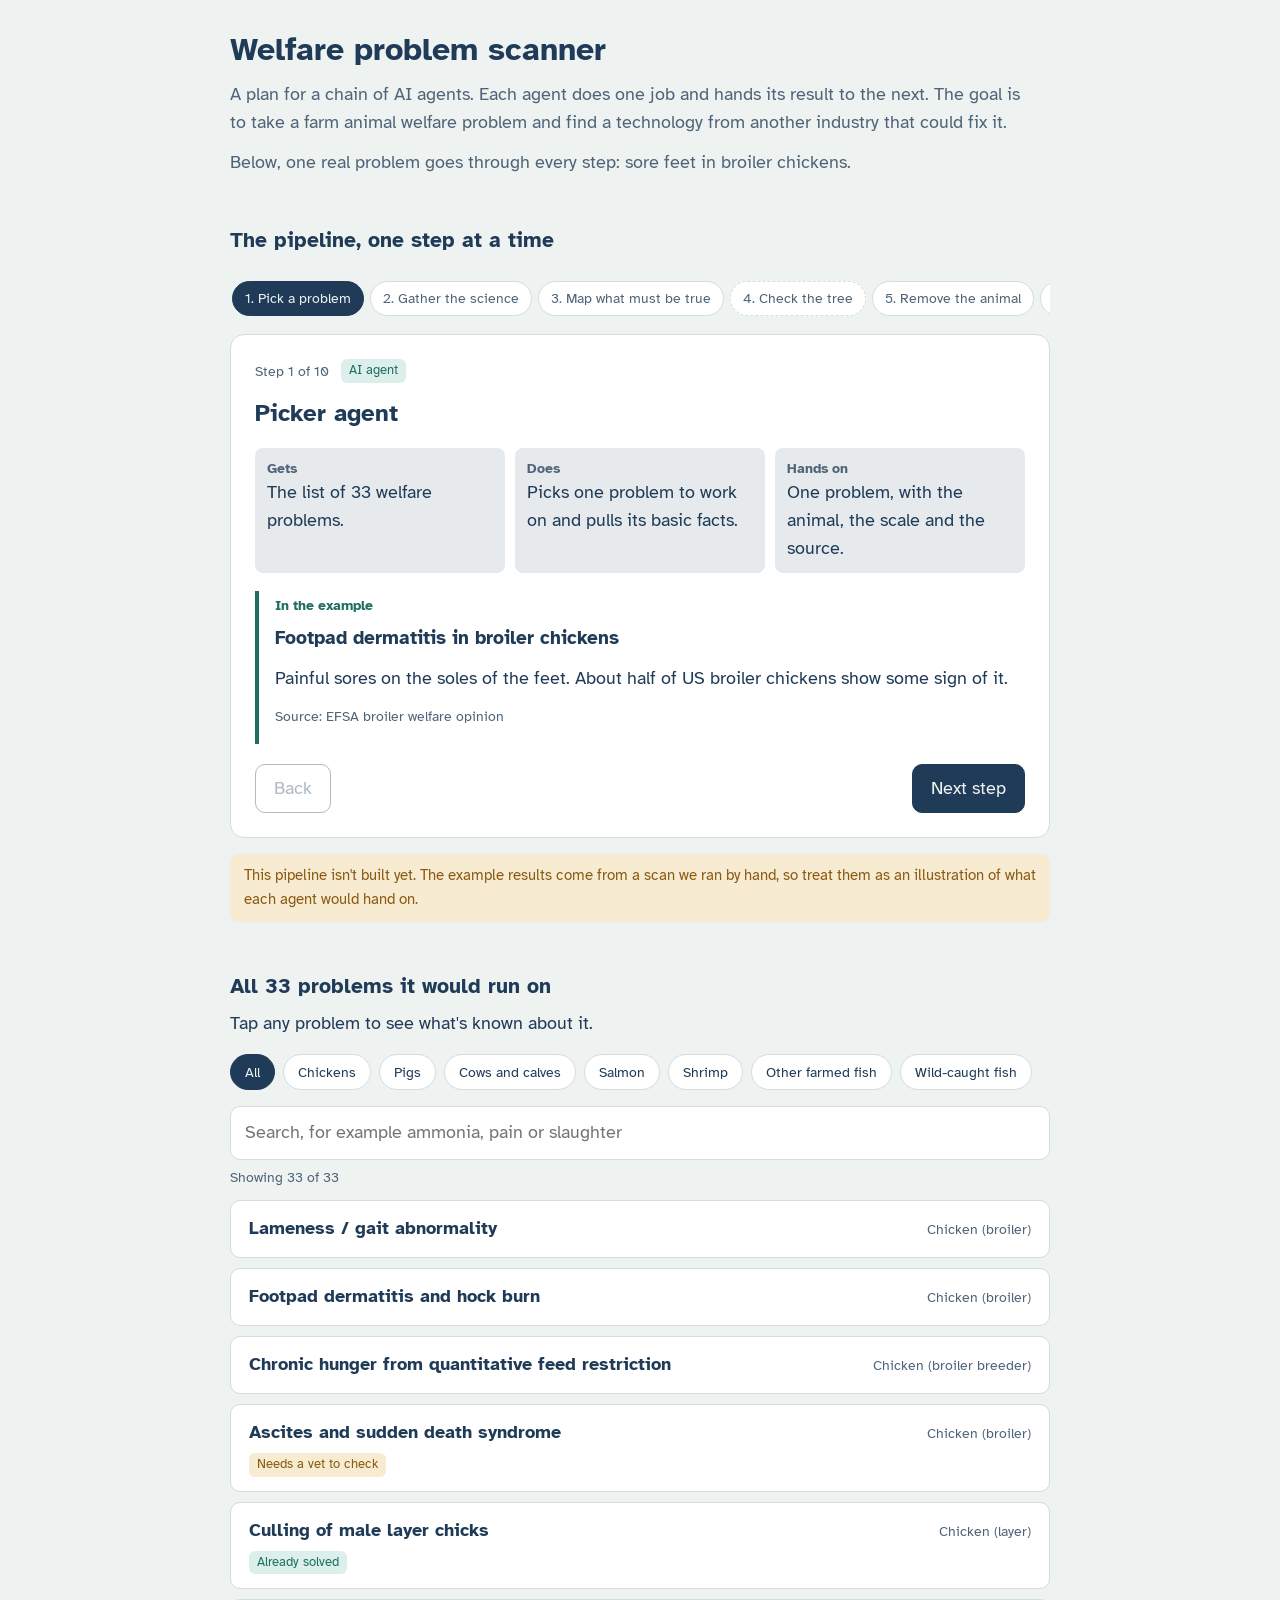
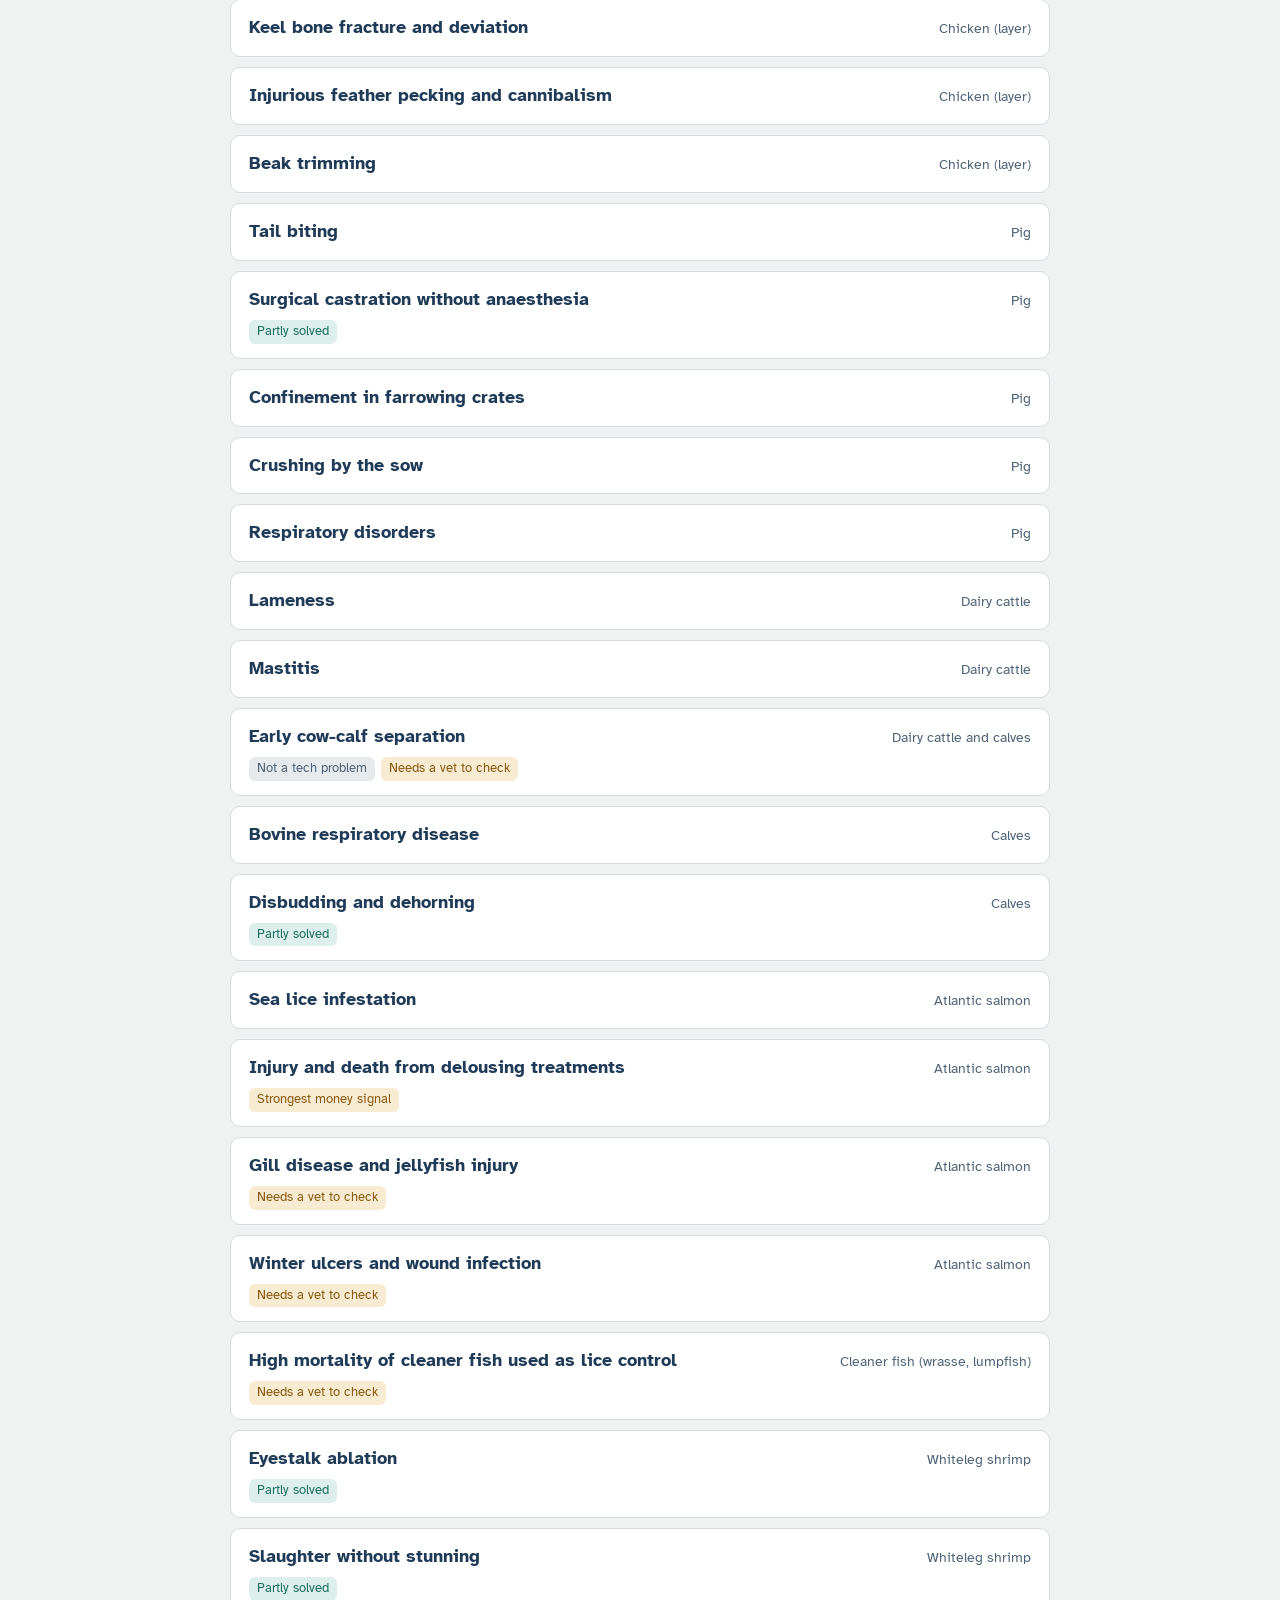
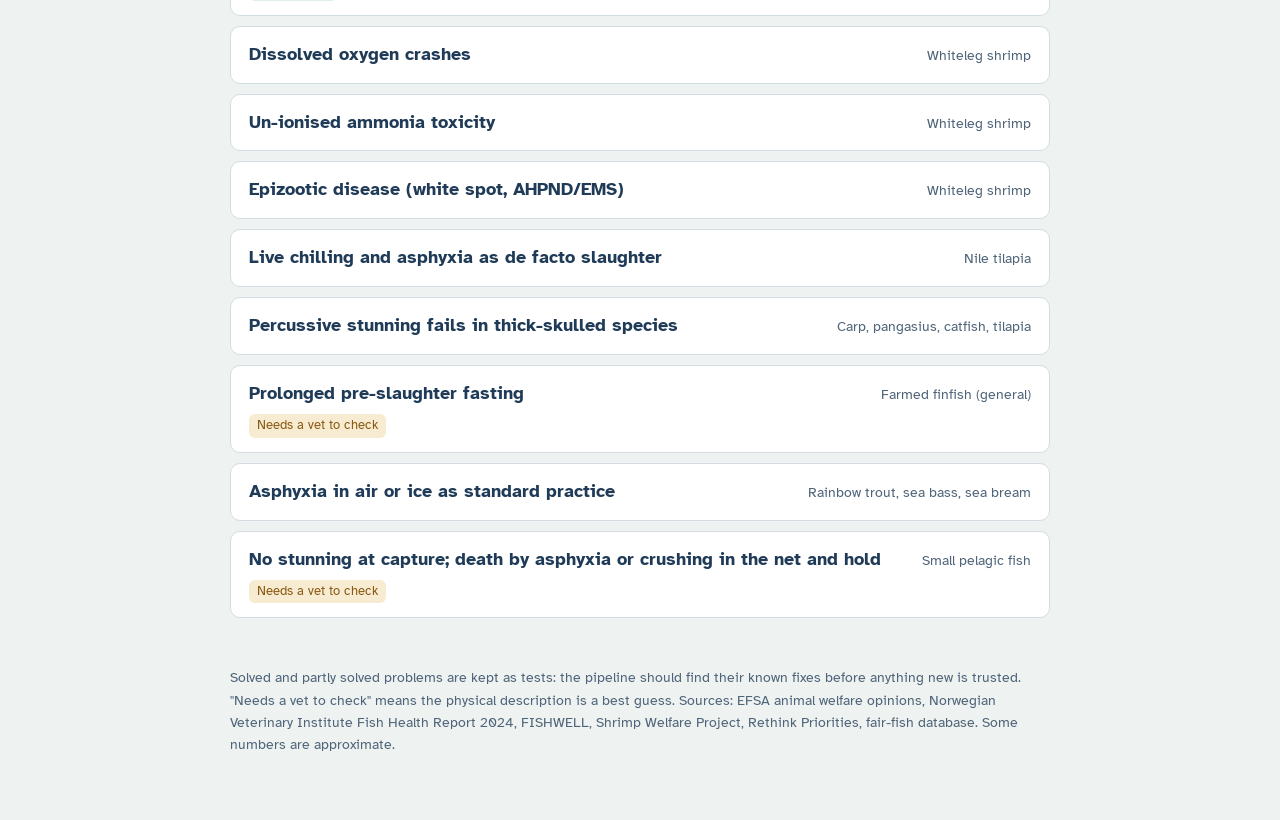
<file: prototypes/welfare-scanner/welfare-scanner-dashboard.html>
<!DOCTYPE html>
<html lang="en">
<head>
<meta charset="utf-8">
<meta name="viewport" content="width=device-width, initial-scale=1, viewport-fit=cover">
<title>Welfare problem scanner</title>
<link rel="preconnect" href="https://fonts.googleapis.com">
<link rel="preconnect" href="https://fonts.gstatic.com" crossorigin>
<link href="https://fonts.googleapis.com/css2?family=Atkinson+Hyperlegible:wght@400;700&display=swap" rel="stylesheet">
<style>
:root{box-sizing:border-box;padding-top:env(safe-area-inset-top,0px);padding-bottom:env(safe-area-inset-bottom,0px);
--bg:#EEF2F1;--panel:#FFFFFF;--ink:#1F3B57;--soft:#4F6478;--line:#D3DCE0;--teal:#1E6E62;--teal-bg:#DDEFEA;--amber:#8A5A12;--amber-bg:#F7EBD2;--grey-bg:#E6EAED;}
@media (prefers-color-scheme: dark){:root:not([data-theme="light"]){--bg:#0F1A22;--panel:#172532;--ink:#E4ECF2;--soft:#A7B7C4;--line:#2B3D4C;--teal:#7FD1C1;--teal-bg:#173B37;--amber:#F0C77B;--amber-bg:#3A2E17;--grey-bg:#223241;}}
:root[data-theme="dark"]{--bg:#0F1A22;--panel:#172532;--ink:#E4ECF2;--soft:#A7B7C4;--line:#2B3D4C;--teal:#7FD1C1;--teal-bg:#173B37;--amber:#F0C77B;--amber-bg:#3A2E17;--grey-bg:#223241;}
html{scroll-padding-top:env(safe-area-inset-top,0px)}
*,*::before,*::after{box-sizing:inherit}
body{margin:0;background:var(--bg);color:var(--ink);font-family:"Atkinson Hyperlegible",Verdana,system-ui,sans-serif;font-size:18px;line-height:1.55}
.wrap{max-width:860px;margin:0 auto;padding:32px 20px 64px}
h1{font-size:2rem;line-height:1.15;margin:0 0 12px}
h2{font-size:1.3rem;margin:48px 0 8px}
p{margin:0 0 12px;max-width:66ch}
.lead{color:var(--soft)}
button{font:inherit}
button:focus-visible,input:focus-visible{outline:3px solid var(--teal);outline-offset:2px}
.rail{display:flex;gap:6px;overflow-x:auto;padding:4px 2px 10px;margin-top:20px}
.pip{flex:0 0 auto;border:1px solid var(--line);background:var(--panel);color:var(--soft);border-radius:999px;padding:6px 12px;font-size:.85rem;cursor:pointer;white-space:nowrap}
.pip.human{border-style:dashed}
.pip[aria-current="step"]{background:var(--ink);color:var(--bg);border-color:var(--ink)}
.card{background:var(--panel);border:1px solid var(--line);border-radius:14px;padding:24px;margin-top:8px}
.head{display:flex;align-items:center;gap:12px;flex-wrap:wrap;margin-bottom:16px}
.stepno{color:var(--soft);font-size:.9rem}
.card h3{font-size:1.5rem;margin:0;flex-basis:100%}
.role{font-size:.8rem;border-radius:6px;padding:2px 8px}
.role.agent{background:var(--teal-bg);color:var(--teal)}
.role.human{background:var(--amber-bg);color:var(--amber)}
.flow{display:grid;grid-template-columns:repeat(3,1fr);gap:10px;margin-bottom:18px}
.flow div{background:var(--grey-bg);border-radius:8px;padding:10px 12px}
.flow b{display:block;font-size:.85rem;color:var(--soft)}
.example{border-left:4px solid var(--teal);padding:4px 0 4px 16px}
.example .label{font-size:.85rem;color:var(--teal);font-weight:700;margin-bottom:8px}
.example ul{margin:0;padding-left:20px}.example li{margin-bottom:6px}
.big{font-size:1.2rem;font-weight:700}
.src{color:var(--soft);font-size:.9rem}
table{border-collapse:collapse;width:100%;font-size:.95rem}
th,td{text-align:left;padding:8px;border-bottom:1px solid var(--line);vertical-align:top}
th{font-size:.85rem;color:var(--soft)}
.nav{display:flex;justify-content:space-between;margin-top:20px;gap:10px}
.nav button{border:1px solid var(--ink);background:var(--panel);color:var(--ink);border-radius:10px;padding:10px 18px;cursor:pointer}
.nav button.next{background:var(--ink);color:var(--bg)}
.nav button:disabled{opacity:.35;cursor:default}
.tree{display:grid;gap:10px}
.node{background:var(--grey-bg);border-radius:8px;padding:8px 12px;text-align:center}
.node.top{background:var(--ink);color:var(--bg);font-weight:700}
.gate{text-align:center;font-size:.9rem;color:var(--soft)}
.gate b{color:var(--ink)}
.row4{display:grid;grid-template-columns:repeat(4,1fr);gap:8px}
.row3{display:grid;grid-template-columns:repeat(3,1fr);gap:8px}
.node.hl{outline:2px solid var(--teal)}
.sub{border:1px dashed var(--line);border-radius:10px;padding:10px;display:grid;gap:8px}
.explain{font-size:.95rem;color:var(--soft);margin-top:6px}
.note{background:var(--amber-bg);color:var(--amber);border-radius:8px;padding:10px 14px;font-size:.95rem;margin-top:16px}
.controls{display:flex;flex-wrap:wrap;gap:8px;margin:16px 0}
.chip{border:1px solid var(--line);background:var(--panel);color:var(--ink);border-radius:999px;padding:6px 14px;cursor:pointer;font-size:.9rem}
.chip[aria-pressed="true"]{background:var(--ink);color:var(--bg);border-color:var(--ink)}
input[type=search]{font:inherit;width:100%;padding:12px 14px;border:1px solid var(--line);border-radius:10px;background:var(--panel);color:var(--ink)}
.count{color:var(--soft);font-size:.9rem;margin:6px 0 0}
.list{display:grid;gap:10px;margin-top:12px}
.item{background:var(--panel);border:1px solid var(--line);border-radius:10px}
.item>button{all:unset;box-sizing:border-box;display:block;width:100%;padding:14px 18px;cursor:pointer}
.item>button:focus-visible{outline:3px solid var(--teal)}
.top2{display:flex;justify-content:space-between;gap:12px;align-items:baseline;flex-wrap:wrap}
.title{font-weight:700}
.who{color:var(--soft);font-size:.9rem}
.tags{display:flex;gap:6px;flex-wrap:wrap;margin-top:6px}
.tag{font-size:.8rem;border-radius:6px;padding:2px 8px;background:var(--grey-bg);color:var(--soft)}
.tag.solved{background:var(--teal-bg);color:var(--teal)}
.tag.check,.tag.money{background:var(--amber-bg);color:var(--amber)}
.detail{padding:0 18px 18px;display:none}
.item.open .detail{display:block}
.mech{background:var(--teal-bg);border-radius:8px;padding:12px 14px;margin:4px 0 14px}
.mech small{display:block;color:var(--teal);font-size:.8rem;margin-top:4px}
dl{margin:0;display:grid;gap:12px}
dt{font-weight:700;font-size:.95rem}
dd{margin:2px 0 0;color:var(--soft)}
.fields{display:flex;flex-wrap:wrap;gap:6px;margin-top:4px}
.fields span{font-size:.85rem;border:1px solid var(--teal);color:var(--teal);border-radius:999px;padding:2px 10px}
footer{margin-top:48px;color:var(--soft);font-size:.9rem}
@media (max-width:600px){body{font-size:17px}h1{font-size:1.6rem}.flow{grid-template-columns:1fr}.row4{grid-template-columns:1fr 1fr}.row3{grid-template-columns:1fr}.card{padding:18px}}
</style>
</head>
<body>
<div class="wrap">
<h1>Welfare problem scanner</h1>
<p class="lead">A plan for a chain of AI agents. Each agent does one job and hands its result to the next. The goal is to take a farm animal welfare problem and find a technology from another industry that could fix it.</p>
<p class="lead">Below, one real problem goes through every step: sore feet in broiler chickens.</p>

<h2>The pipeline, one step at a time</h2>
<div class="rail" id="rail" role="tablist" aria-label="Pipeline steps"></div>
<div class="card" id="card" aria-live="polite"></div>
<div class="note">This pipeline isn't built yet. The example results come from a scan we ran by hand, so treat them as an illustration of what each agent would hand on.</div>

<h2>All 33 problems it would run on</h2>
<p>Tap any problem to see what's known about it.</p>
<div class="controls" id="chips"></div>
<input type="search" id="q" placeholder="Search, for example ammonia, pain or slaughter" aria-label="Search problems">
<p class="count" id="count"></p>
<div class="list" id="list"></div>

<footer>Solved and partly solved problems are kept as tests: the pipeline should find their known fixes before anything new is trusted. "Needs a vet to check" means the physical description is a best guess. Sources: EFSA animal welfare opinions, Norwegian Veterinary Institute Fish Health Report 2024, FISHWELL, Shrimp Welfare Project, Rethink Priorities, fair-fish database. Some numbers are approximate.</footer>
</div>
<script>
const STEPS = [
{"who":"agent","name":"Picker agent","short":"Pick a problem",
 "gets":"The list of 33 welfare problems.",
 "does":"Picks one problem to work on and pulls its basic facts.",
 "hands":"One problem, with the animal, the scale and the source.",
 "ex":"<p class='big'>Footpad dermatitis in broiler chickens</p><p>Painful sores on the soles of the feet. About half of US broiler chickens show some sign of it.</p><p class='src'>Source: EFSA broiler welfare opinion</p>"},
{"who":"agent","name":"Evidence agent","short":"Gather the science",
 "gets":"The chosen problem.",
 "does":"Reads the welfare science and lists every cause it mentions, with a source for each.",
 "hands":"A list of causes, each with where it came from.",
 "ex":"<ul><li>Ammonia in the litter burns the skin</li><li>Wet litter softens the skin</li><li>Birds sit on the litter for hours at a time</li><li>Heavy, fast-growing birds press harder on their feet</li><li>Wet litter comes from wet droppings, leaking drinkers and condensation</li></ul>"},
{"who":"agent","name":"Tree builder agent","short":"Map what must be true",
 "gets":"The list of causes.",
 "does":"Sorts the causes into a tree. It asks: which of these must all be true together, and which are just different routes to the same thing?",
 "hands":"A tree of conditions, marked ALL or ANY.",
 "ex":"TREE"},
{"who":"human","name":"Vet check","short":"Check the tree",
 "gets":"The tree.",
 "does":"A vet or welfare scientist checks the ALL and ANY labels. Everything after this depends on them being right.",
 "hands":"A corrected tree.",
 "ex":"<p>The kind of question the vet answers:</p><p class='big'>Can wet litter cause sores on its own, without ammonia?</p><p>If yes, ammonia is only one route, so blocking ammonia only partly helps. If no, blocking ammonia stops the sores.</p>"},
{"who":"agent","name":"Translator agent","short":"Remove the animal",
 "gets":"Each condition in the tree.",
 "does":"Rewrites each condition as a physical process, with no chicken mentioned. It writes a few versions, because patents, medical papers and engineering magazines use different words.",
 "hands":"Search phrases for each condition.",
 "ex":"<table><tr><th>Farm version</th><th>No-animal version</th></tr><tr><td>Ammonia in litter</td><td>Bacteria turning urea into ammonia in warm organic material</td></tr><tr><td>Wet litter</td><td>Skin softened by constant contact with moisture</td></tr><tr><td>Heavy birds sitting</td><td>Constant pressure on a small area of skin</td></tr></table>"},
{"who":"agent","name":"Search agents","short":"Search other industries",
 "gets":"The search phrases.",
 "does":"Several agents search at the same time, one each for patents, medical research and trade press.",
 "hands":"A pile of possible technologies.",
 "ex":"<ul><li><b>Urease inhibitors</b>, from fertiliser chemistry. They stop the enzyme that makes ammonia.</li><li><b>Superabsorbent polymers</b>, from nappies. They soak up moisture.</li><li><b>Pressure-ulcer dressings</b>, from hospitals. They spread pressure on skin.</li></ul>"},
{"who":"agent","name":"Match judge agent","short":"Does it really fit?",
 "gets":"The pile of technologies.",
 "does":"Asks one question of each: does this act on the process in that part of the tree? It is kept separate so the search agents don't mark their own homework.",
 "hands":"Only the technologies that genuinely fit.",
 "ex":"<ul><li><b>Urease inhibitors:</b> fit. They block ammonia at its source.</li><li><b>Superabsorbent polymers:</b> fit. They reduce moisture.</li><li><b>Pressure-ulcer dressings:</b> weak. You can't dress thousands of chicken feet.</li></ul>"},
{"who":"agent","name":"Validator agent","short":"Has it been tried?",
 "gets":"The technologies that fit.",
 "does":"Searches each technology together with the animal, to see if anyone has already tried it.",
 "hands":"Each technology sorted into: untried, tried and failed, or proven but not used.",
 "ex":"<ul><li><b>Superabsorbent polymers:</b> tried on chickens, didn't work well. Drop it.</li><li><b>Urease inhibitors:</b> used in poultry houses to cut ammonia smell and emissions. But nobody checked the birds' feet. Effectively untried for this problem.</li></ul>"},
{"who":"agent","name":"Triage agent","short":"Rank what's left",
 "gets":"The untried and unused technologies.",
 "does":"Ranks them by where they sit in the tree, what they cost, how ready they are, and whether they could cause new harm.",
 "hands":"A ranked shortlist.",
 "ex":"<p class='big'>Top pick: urease inhibitors</p><p>It sits on an ALL branch, so if the vet check holds, cutting ammonia should stop the sores. The product already exists and is cheap.</p>"},
{"who":"human","name":"Expert review","short":"Decide what to do",
 "gets":"The shortlist.",
 "does":"A welfare expert decides what is worth acting on.",
 "hands":"A clear next action.",
 "ex":"<p class='big'>Next action: run a trial</p><p>Add a urease inhibitor to broiler litter and score the birds' feet against a normal flock. Nobody seems to have measured this yet.</p>"}
]
;
const DATA = [{"id": "BRO-01", "group": "Chickens", "species": "Chicken (broiler)", "stage": "Indoor barn, grow-out", "problem": "Lameness / gait abnormality", "mech": "Skeletal and joint loading rising faster than bone maturation in a fast-growing biped", "scale": "Most of ~75bn broilers/yr; one European study scored ~19% of birds at gait score 3+", "dur": "Days to weeks, continuous once established", "now": "Slower-growing breeds, stocking density limits, litter management", "short": "Genetic fix is slow and commercially resisted; management fixes only reduce incidence", "money": "Lame birds eat less and downgrade at processing, so yield loss already prices some of this", "strongest": false, "look": ["Paediatric orthopaedics", "growth-plate biology", "gait sensing / accelerometry", "veterinary analgesia", "load-bearing biomechanics"], "lookNote": "", "source": "EFSA 2023 broilers (7788); Gait score distribution PMC6749567", "conf": "High", "status": ""}, {"id": "BRO-02", "group": "Chickens", "species": "Chicken (broiler)", "stage": "Indoor barn, litter floor", "problem": "Footpad dermatitis and hock burn", "mech": "Chronic caustic contact between skin and ammoniacal moisture held against the surface", "scale": "~50% of US commercial broilers show some degree; 58% in a Danish study; severe FPD 38-72% at slaughter in some flocks", "dur": "Weeks, continuous", "now": "Litter moisture control, ventilation, bedding choice, diet adjustment", "short": "Moisture load scales with stocking density and gut health; control is management-intensive", "money": "Foot pads are a saleable product in some markets and condemnation costs are visible, so there is existing incentive", "strongest": false, "look": ["Incontinence-associated dermatitis and pressure-ulcer care", "superabsorbent polymers", "industrial desiccants", "moisture-wicking textiles", "ammonia scrubbing"], "lookNote": "", "source": "Opengart et al 2018; Lund et al 2017; Haslam 2007 / de Jong 2012 via PMC7597859", "conf": "High", "status": ""}, {"id": "BRO-03", "group": "Chickens", "species": "Chicken (broiler breeder)", "stage": "Parent stock, indoor", "problem": "Chronic hunger from quantitative feed restriction", "mech": "Appetite signalling in an animal selected for high intake while fed a fraction of voluntary intake", "scale": "Parent stock of essentially all broiler production; EFSA lists prolonged hunger as a highly relevant consequence", "dur": "Months, continuous across the laying period", "now": "Qualitative diet dilution, scatter feeding, appetite-suppressing fibre", "short": "Dilution helps partially; EFSA noted limited data on alternatives to feed restriction", "money": "Feed restriction exists because ad-lib feeding wrecks fertility and increases mortality, so any fix must hold reproductive performance", "strongest": false, "look": ["Obesity pharmacology (GLP-1 and amylin analogues)", "satiety neuroscience", "bulking agents in human weight management", "ruminant fill research"], "lookNote": "", "source": "EFSA 2023 broilers (7788), plain-language summary", "conf": "High", "status": ""}, {"id": "BRO-04", "group": "Chickens", "species": "Chicken (broiler)", "stage": "Grow-out, fast-growing strains", "problem": "Ascites and sudden death syndrome", "mech": "Tissue oxygen demand exceeding cardiopulmonary delivery capacity under rapid mass gain", "scale": "Reported as a leading condemnation category in some datasets (0.2% ascites in a Danish condemnation study)", "dur": "Hours to days before death", "now": "Ventilation and altitude management, lighting programmes, feed restriction", "short": "Fundamentally a growth-rate mismatch, so management only shifts the margin", "money": "Mortality is a direct cost; producers already invest in ventilation", "strongest": false, "look": ["Human pulmonary hypertension", "altitude physiology", "cardiac output monitoring", "non-invasive oximetry"], "lookNote": "", "source": "Danish condemnation data via ScienceDirect S0032579120302509", "conf": "Medium", "status": ""}, {"id": "BRO-05", "group": "Chickens", "species": "Chicken (layer)", "stage": "Hatchery", "problem": "Culling of male layer chicks", "mech": "Sex not determinable before hatch without opening or sampling the egg", "scale": "Historically ~6-7bn male chicks/yr globally (widely cited estimate, not verified here)", "dur": "Minutes, but at very large scale", "now": "In-ovo sexing now deployed in Germany, France and elsewhere", "short": "Largely solved in the EU; still standard in most other markets", "money": "Adoption tipped when the cost fell below the cost of incubating male eggs", "strongest": false, "look": ["hyperspectral imaging", "volatile-compound sensing", "endocrine assay"], "lookNote": "", "source": "Widely reported; treat figure as approximate", "conf": "High", "status": "Already solved"}, {"id": "LAY-01", "group": "Chickens", "species": "Chicken (layer)", "stage": "All systems, cage and cage-free", "problem": "Keel bone fracture and deviation", "mech": "Progressive bone demineralisation under sustained mineral export, plus impact loading on a weakened structure", "scale": "EFSA lists bone lesions as a highly relevant welfare consequence for hens; ~376m hens in the EU alone (2021)", "dur": "Weeks per fracture, often recurrent across the laying cycle", "now": "Perch and platform design, calcium and vitamin D nutrition, split feeding, genetic selection", "short": "Cage-free systems raise collision risk while cages restrict movement; neither removes the mineral drain", "money": "Fractures are invisible to the producer without palpation or slaughter checks, so there is currently near-zero direct cost signal", "strongest": false, "look": ["Osteoporosis pharmacology", "dairy transition-cow mineral metabolism", "orthopaedic load sensing", "impact-absorbing materials"], "lookNote": "", "source": "EFSA 2023 laying hens (7789); PMC5835507", "conf": "High", "status": ""}, {"id": "LAY-02", "group": "Chickens", "species": "Chicken (layer)", "stage": "Cage-free and cage", "problem": "Injurious feather pecking and cannibalism", "mech": "Foraging motivation redirected onto conspecifics when substrate for the behaviour is absent", "scale": "Flock-level outbreaks; a leading cause of mortality in non-beak-trimmed flocks", "dur": "Days to weeks per outbreak; affected birds suffer until death or removal", "now": "Beak trimming, dark brooders, enrichment, low light intensity", "short": "Beak trimming is itself a welfare cost; enrichment reduces but does not prevent outbreaks", "money": "Mortality and downgrading are real costs, so outbreak prediction has commercial value", "strongest": false, "look": ["Early-warning acoustic and vision monitoring", "animal behaviour pharmacology", "substrate materials science", "poultry nutrition (fibre and amino acids)"], "lookNote": "", "source": "EFSA 2023 laying hens (7789)", "conf": "High", "status": ""}, {"id": "LAY-03", "group": "Chickens", "species": "Chicken (layer)", "stage": "Rearing", "problem": "Beak trimming", "mech": "Acute and persistent pain from partial amputation of densely innervated tissue", "scale": "Standard in most laying systems outside a few European countries", "dur": "Acute at the time; neuroma pain can persist", "now": "Infrared trimming at day one rather than hot blade", "short": "EFSA recommends abandoning it, but the alternative requires solving feather pecking first", "money": "Trimming is cheap; the alternative has to prevent pecking losses instead", "strongest": false, "look": ["Blunting or wear-based approaches to beak sharpness", "abrasive pecking substrates", "dental and keratin materials science"], "lookNote": "", "source": "EFSA 2023 laying hens (7789)", "conf": "High", "status": ""}, {"id": "PIG-01", "group": "Pigs", "species": "Pig", "stage": "Weaners and rearing pigs, indoor", "problem": "Tail biting", "mech": "Exploratory and rooting motivation redirected onto conspecifics, amplified by poor air quality and crowding", "scale": "One Swedish non-docked herd saw slaughter-recorded tail injuries rise to ~10% annually", "dur": "Days per outbreak; injuries can become systemic infections", "now": "Tail docking, enrichment materials, straw, space and air quality management", "short": "Docking manages the symptom; enrichment compliance across the industry is poor", "money": "Tail lesions cause condemnations and secondary infection, so there is a direct cost signal", "strongest": false, "look": ["Early-warning vision and posture monitoring", "air quality sensing", "materials that hold chewing interest", "nutrition (fibre, minerals, amino acids)"], "lookNote": "", "source": "EFSA 2022 pigs (7421); PMC10777577", "conf": "High", "status": ""}, {"id": "PIG-02", "group": "Pigs", "species": "Pig", "stage": "Piglets, male", "problem": "Surgical castration without anaesthesia", "mech": "Acute nociception from incision and cord severance in unanaesthetised tissue", "scale": "Standard practice in many markets", "dur": "Acute plus days of post-operative pain", "now": "Immunocastration, entire male production, castration with anaesthesia and analgesia", "short": "Immunocastration is standard in Brazil but stalled elsewhere on market and labour grounds; entire males create boar taint risk", "money": "Immunocastration costs per dose and needs two handlings; boar taint risk carries a carcass penalty", "strongest": false, "look": ["vaccine delivery devices", "needle-free injection", "on-line boar taint detection (spectroscopy, e-nose)", "local anaesthetic delivery"], "lookNote": "", "source": "EFSA 2022 pigs (7421) plain-language summary", "conf": "High", "status": "Partly solved"}, {"id": "PIG-03", "group": "Pigs", "species": "Pig", "stage": "Farrowing and lactating sows", "problem": "Confinement in farrowing crates", "mech": "Strongly motivated nest-building and postural behaviour blocked by physical restraint", "scale": "The majority of sows in indoor systems in most producing countries", "dur": "Around a week pre-farrowing plus the lactation period, repeated each cycle", "now": "Temporary crating, free-farrowing pens, nest-building substrate", "short": "Crates exist to reduce piglet crushing, so removing them shifts harm to piglets unless crushing is solved", "money": "Piglet mortality is the binding economic constraint on crate removal", "strongest": false, "look": ["Infant positional monitoring", "pressure-sensing mats", "thermal attraction and heated creep design", "radar and computer-vision presence detection"], "lookNote": "", "source": "EFSA 2022 pigs (7421)", "conf": "High", "status": ""}, {"id": "PIG-04", "group": "Pigs", "species": "Pig", "stage": "Suckling piglets", "problem": "Crushing by the sow", "mech": "Positional asphyxia of a small body under a much larger one, unobserved and unresponded to", "scale": "A leading cause of pre-weaning piglet mortality", "dur": "Minutes", "now": "Farrowing crates, creep areas, heat lamps, sloped floors", "short": "Crate confinement is the main working answer and carries its own welfare cost", "money": "Every dead piglet is direct lost revenue, so the willingness to pay is unusually clear here", "strongest": false, "look": ["Infant apnoea monitoring", "pressure and load sensing", "thermal imaging", "automated alerting", "robotic intervention"], "lookNote": "", "source": "EFSA 2022 pigs (7421)", "conf": "High", "status": ""}, {"id": "PIG-05", "group": "Pigs", "species": "Pig", "stage": "Indoor housing, all stages", "problem": "Respiratory disorders", "mech": "Chronic irritation of airway epithelium by ammonia, dust and bioaerosols in enclosed air", "scale": "Listed by EFSA among highly relevant consequences for indoor-housed rearing pigs", "dur": "Weeks to months, chronic", "now": "Ventilation, stocking density, air filtration, vaccination", "short": "Ventilation trades against heating cost, especially in winter", "money": "Respiratory disease reduces growth rate and increases medication cost", "strongest": false, "look": ["Indoor air quality engineering", "HEPA and electrostatic filtration", "far-UVC and photocatalytic disinfection", "occupational dust control"], "lookNote": "", "source": "EFSA 2022 pigs (7421)", "conf": "High", "status": ""}, {"id": "DAI-01", "group": "Cows and calves", "species": "Dairy cattle", "stage": "Cubicle and tie-stall housing", "problem": "Lameness", "mech": "Claw horn lesions and infection under sustained standing on hard, abrasive, often wet flooring", "scale": "EFSA puts most estimates in the 20-25% range; a UK study found mean within-farm prevalence of 31.6%", "dur": "Weeks to months, often recurrent", "now": "Flooring and bedding improvement, footbaths, hoof trimming, mobility scoring", "short": "Detection is late because scoring is manual and lameness is under-recognised by farmers", "money": "Lameness reduces yield and fertility, so early detection has a clear return", "strongest": false, "look": ["Human gait analysis", "pressure-sensing walkways", "podiatry and wound care", "flooring materials", "thermal imaging for early inflammation"], "lookNote": "", "source": "EFSA 2023 dairy cows (7993); Animals 9(8):576", "conf": "High", "status": ""}, {"id": "DAI-02", "group": "Cows and calves", "species": "Dairy cattle", "stage": "All housing systems", "problem": "Mastitis", "mech": "Bacterial ingress through the teat canal into glandular tissue, producing painful inflammation", "scale": "EFSA reports high but highly variable incidence across systems", "dur": "Days per clinical case; subclinical cases persist longer", "now": "Milking hygiene, bedding management, dry cow therapy, somatic cell count monitoring", "short": "Antibiotic reduction pressure narrows the treatment options", "money": "Discarded milk and treatment costs are directly visible to the farmer", "strongest": false, "look": ["Human wound antisepsis", "biofilm disruption", "bacteriophage therapy", "teat-sealant materials", "in-line biosensing"], "lookNote": "", "source": "EFSA 2023 dairy cows (7993)", "conf": "High", "status": ""}, {"id": "DAI-03", "group": "Cows and calves", "species": "Dairy cattle and calves", "stage": "Dairy systems", "problem": "Early cow-calf separation", "mech": "Severed mother-offspring bond in a species with a strong post-partum attachment response", "scale": "Standard practice across most of the dairy industry", "dur": "Acute distress for days; effects on calf development persist", "now": "Cow-calf contact systems, foster cow systems", "short": "Milk yield capture and disease control are the reasons for separation; contact systems complicate both", "money": "Saleable milk is the constraint; any system must not lose it", "strongest": false, "look": [], "lookNote": "Not obviously a technology problem - flag as an economic and system-design bottleneck rather than a scanner target", "source": "EFSA 2023 calves (7896)", "conf": "Medium", "status": "Not a tech problem"}, {"id": "DAI-04", "group": "Cows and calves", "species": "Calves", "stage": "Rearing, mixed groups", "problem": "Bovine respiratory disease", "mech": "Pathogen aerosol transmission in mixed-source groups with immature immune systems", "scale": "EFSA lists respiratory disorders as the most frequent highly relevant consequence for calves", "dur": "Days to weeks per case", "now": "Colostrum management, ventilation, vaccination, antibiotics", "short": "Detection is late because early signs are subtle", "money": "Treatment cost and mortality are visible; early detection sells well", "strongest": false, "look": ["Far-UVC air disinfection", "human respiratory diagnostics", "acoustic cough monitoring", "thermal screening", "air filtration"], "lookNote": "", "source": "EFSA 2023 calves (7896)", "conf": "High", "status": ""}, {"id": "DAI-05", "group": "Cows and calves", "species": "Calves", "stage": "Dairy and beef", "problem": "Disbudding and dehorning", "mech": "Acute pain from thermal or chemical destruction of horn-bud tissue", "scale": "Routine across most systems", "dur": "Acute plus hours to days of post-procedure pain", "now": "Local anaesthesia and NSAIDs, polled genetics", "short": "Analgesia uptake is inconsistent; polled genetics spread slowly", "money": "Analgesia costs money and labour per calf", "strongest": false, "look": ["gene editing for polled traits", "long-acting local anaesthetics", "transdermal analgesic delivery"], "lookNote": "", "source": "General veterinary literature", "conf": "High", "status": "Partly solved"}, {"id": "SAL-01", "group": "Salmon", "species": "Atlantic salmon", "stage": "Sea cages", "problem": "Sea lice infestation", "mech": "Ectoparasite feeding on epidermis, causing open lesions and osmoregulatory failure", "scale": "Endemic across Norwegian, Scottish and Chilean production", "dur": "Weeks to months, chronic through the sea phase", "now": "Thermal, mechanical, freshwater and medicinal delousing; cleaner fish; lice skirts and snorkel cages", "short": "Resistance has eroded the medicinal options, pushing the industry toward more damaging physical treatments", "money": "Regulatory lice limits force treatment regardless of cost, which is why willingness to pay is very high", "strongest": false, "look": ["Veterinary and human antiparasitics", "targeted laser ablation", "precision agriculture spraying", "ultrasound and acoustic deterrence", "biocontrol"], "lookNote": "", "source": "Norwegian Fish Health Report 2024; Nature Sci Rep s41598-021-93874-6", "conf": "High", "status": ""}, {"id": "SAL-02", "group": "Salmon", "species": "Atlantic salmon", "stage": "Sea cages, treatment events", "problem": "Injury and death from delousing treatments", "mech": "Thermal and mechanical trauma to skin, gill and eye tissue during forced high-throughput handling", "scale": "Ranked by Norwegian fish health personnel as the top cause of mortality in 2024; sea-phase mortality was 15.4% (57.8m fish)", "dur": "Acute during treatment, then days of elevated mortality", "now": "Sedation during treatment, gentler mechanical systems, freshwater treatment", "short": "Sedation shows promise (one industry estimate suggested ~30% mortality reduction) but is not standard", "money": "One model found a farmer could spend on the order of EUR 535,000 per cage per production cycle to avoid four thermal treatments before it stopped paying", "strongest": true, "look": ["Fish handling engineering", "sedative and anaesthetic pharmacology", "non-contact parasite removal", "gentle fluid transport", "medical device thermal safety"], "lookNote": "", "source": "Norwegian Fish Health Report 2024; ScienceDirect S016758772300226X; PMC11976193", "conf": "High", "status": ""}, {"id": "SAL-03", "group": "Salmon", "species": "Atlantic salmon", "stage": "Sea cages", "problem": "Gill disease and jellyfish injury", "mech": "Physical and toxic damage to gill epithelium from stinging cells, algae and pathogens, impairing gas exchange", "scale": "Ranked alongside delousing injury among the top welfare problems in Norway in 2024", "dur": "Days to weeks per episode; mass mortality events possible", "now": "Cage depth adjustment, bubble curtains, skirts, site selection", "short": "Jellyfish blooms are hard to forecast and barriers are partial", "money": "Mass mortality events are catastrophic financially, so forecasting has clear value", "strongest": false, "look": ["Ocean sensing and remote sensing", "plankton imaging", "bubble curtain and barrier engineering", "marine biofouling control"], "lookNote": "", "source": "Norwegian Fish Health Report 2024", "conf": "Medium", "status": ""}, {"id": "SAL-04", "group": "Salmon", "species": "Atlantic salmon", "stage": "Sea cages, winter", "problem": "Winter ulcers and wound infection", "mech": "Skin barrier breach at low temperature where healing is slowed and opportunistic bacteria colonise", "scale": "Described as a continuing major problem in Norway", "dur": "Weeks; healing is slow in cold water", "now": "Vaccination, gentler handling, reduced treatment frequency", "short": "Handling damage is upstream of the ulcers, so it is entangled with the delousing problem", "money": "Downgrading at harvest is a direct cost", "strongest": false, "look": ["Human chronic wound care", "antimicrobial dressings and coatings", "cold-temperature wound healing research", "fish skin mucus biology"], "lookNote": "", "source": "Norwegian Fish Health Report 2024", "conf": "Medium", "status": ""}, {"id": "SAL-05", "group": "Salmon", "species": "Cleaner fish (wrasse, lumpfish)", "stage": "Sea cages", "problem": "High mortality of cleaner fish used as lice control", "mech": "A second species held as a biological tool in conditions not designed around its own needs", "scale": "Millions deployed annually in Norwegian salmon farming", "dur": "Months; mortality is high across the deployment period", "now": "Shelters, dedicated feed, welfare guidelines", "short": "The animals are treated as an input rather than a production animal", "money": "Cleaner fish are a per-unit cost, so reducing mortality saves money", "strongest": false, "look": ["Aquarium and ornamental fish husbandry", "species-specific feed formulation", "shelter design"], "lookNote": "", "source": "Norwegian Fish Health Report 2024, cleaner fish tables", "conf": "Medium", "status": ""}, {"id": "SHR-01", "group": "Shrimp", "species": "Whiteleg shrimp", "stage": "Hatchery, broodstock females", "problem": "Eyestalk ablation", "mech": "Removal of an endocrine-suppressing organ by crushing or cutting densely innervated tissue", "scale": "Standard hatchery practice across most producing regions; global farmed whiteleg shrimp roughly 171-405bn/yr", "dur": "Acute at the time, with lasting physiological stress", "now": "Ablation-free maturation protocols, environmental and nutritional manipulation", "short": "Non-ablated protocols work commercially but adoption is slow and hatchery-conservative", "money": "Some studies report non-ablated females producing more eggs and nauplii per day, which makes this unusually favourable economically", "strongest": false, "look": ["endocrine manipulation", "aquaculture broodstock nutrition", "photoperiod and environmental control"], "lookNote": "", "source": "Shrimp Welfare Project / EA Forum shrimp welfare report; Zacarias et al 2019, 2021", "conf": "High", "status": "Partly solved"}, {"id": "SHR-02", "group": "Shrimp", "species": "Whiteleg shrimp", "stage": "Harvest and slaughter", "problem": "Slaughter without stunning", "mech": "Consciousness persisting through immobilisation by chilling and through asphyxia", "scale": "The default across most of the industry; hundreds of billions of individuals annually", "dur": "Minutes to tens of minutes per individual", "now": "Electrical stunners deployed by Shrimp Welfare Project and manufacturers", "short": "Equipment cost and awareness remain the bottleneck rather than the technology", "money": "Stunning can improve product quality and processing speed, which is the main commercial hook", "strongest": false, "look": ["electrical stunning engineering", "cost reduction", "throughput scaling", "verification of unconsciousness"], "lookNote": "", "source": "Shrimp Welfare Project; Rethink Priorities 2023", "conf": "High", "status": "Partly solved"}, {"id": "SHR-03", "group": "Shrimp", "species": "Whiteleg shrimp", "stage": "Grow-out ponds", "problem": "Dissolved oxygen crashes", "mech": "Biological oxygen demand exceeding diffusion and aeration capacity in a dense, warm, organically loaded water body", "scale": "Ubiquitous in intensive pond systems; a leading cause of mass mortality", "dur": "Hours; often overnight", "now": "Paddlewheel aeration, emergency aeration, stocking density limits", "short": "Aeration is energy-intensive and failures happen when power supply is unreliable", "money": "Mass mortality is catastrophic, so oxygen monitoring already sells commercially", "strongest": false, "look": ["Water treatment engineering", "low-cost oxygen sensing", "off-grid power and solar", "predictive control systems"], "lookNote": "", "source": "Shrimp Welfare Project report; fair-fish database", "conf": "High", "status": ""}, {"id": "SHR-04", "group": "Shrimp", "species": "Whiteleg shrimp", "stage": "Grow-out ponds", "problem": "Un-ionised ammonia toxicity", "mech": "Nitrogenous waste accumulating and shifting toward the toxic un-ionised form as pH and temperature rise", "scale": "Common in intensive and poorly managed systems", "dur": "Days to weeks, chronic", "now": "Water exchange, biofloc systems, probiotics, feeding management", "short": "Water exchange is costly and constrained; biofloc needs skilled management", "money": "Chronic ammonia suppresses growth, so there is an existing yield argument", "strongest": false, "look": ["Wastewater treatment", "ion-selective sensing", "nitrifying biofilm engineering", "aquarium filtration chemistry"], "lookNote": "", "source": "Shrimp Welfare Project report; fair-fish database", "conf": "High", "status": ""}, {"id": "SHR-05", "group": "Shrimp", "species": "Whiteleg shrimp", "stage": "Grow-out ponds", "problem": "Epizootic disease (white spot, AHPND/EMS)", "mech": "Viral and bacterial epidemics propagating rapidly through a dense monoculture with no treatment options", "scale": "Repeated regional crop failures across Asia and Latin America", "dur": "Days to weeks per outbreak; usually ends in whole-pond mortality", "now": "Biosecurity, specific-pathogen-free postlarvae, probiotics, pond preparation", "short": "There is no effective treatment once an outbreak starts, so everything rests on prevention", "money": "Crop loss is total, so willingness to pay for reliable early detection is high", "strongest": false, "look": ["Human infectious disease diagnostics", "environmental DNA and PCR field assays", "invertebrate immunology", "phage therapy"], "lookNote": "", "source": "Shrimp Welfare Project report; Rethink Priorities 2023", "conf": "High", "status": ""}, {"id": "FIN-01", "group": "Other farmed fish", "species": "Nile tilapia", "stage": "Harvest and slaughter", "problem": "Live chilling and asphyxia as de facto slaughter", "mech": "Immobilisation without loss of consciousness, so the animal remains aware through chilling and asphyxia", "scale": "Roughly 7-16bn tilapia farmed annually; a Brazilian survey found live chilling cited by 82% of facilities and no method declared by 59%", "dur": "Tens of minutes per individual", "now": "Electrical stunning, electronarcosis followed by bleeding", "short": "Live chilling is widely but wrongly counted as stunning", "money": "Stunning improves flesh quality and shelf life, which is the commercial argument that works", "strongest": false, "look": ["Electrical stunning engineering for warm freshwater species", "conductivity-adaptive control", "throughput scaling", "EEG-based verification"], "lookNote": "", "source": "Pedrazzani et al; Brazilian slaughter survey (Animal Welfare, Cambridge); Frontiers Vet Sci 2025", "conf": "High", "status": ""}, {"id": "FIN-02", "group": "Other farmed fish", "species": "Carp, pangasius, catfish, tilapia", "stage": "Slaughter", "problem": "Percussive stunning fails in thick-skulled species", "mech": "Insufficient energy transfer through a thick cranium to disrupt brain function reliably", "scale": "Carp and pangasius are farmed in the billions, mostly in Asia", "dur": "Seconds to minutes, but with a high failure rate", "now": "Electrical stunning in water, species-specific parameters", "short": "Electrical parameters differ by species and water conductivity, and are often uncalibrated", "money": "Low-margin, high-volume production means the device has to be very cheap", "strongest": false, "look": ["Captive-bolt and impact device engineering", "skull biomechanics", "electrical field modelling in water", "low-cost embedded control"], "lookNote": "", "source": "Lambooij et al 2007 via EU welfare review; WOAH science review 2026", "conf": "High", "status": ""}, {"id": "FIN-03", "group": "Other farmed fish", "species": "Farmed finfish (general)", "stage": "Pre-slaughter", "problem": "Prolonged pre-slaughter fasting", "mech": "Feed withdrawal extended well beyond gut-clearance requirement", "scale": "A Brazilian survey found fasting periods of 10 to 48 hours", "dur": "Half a day to two days", "now": "Shorter, standardised fasting windows", "short": "Fasting length is set by logistics rather than by physiology", "money": "Longer fasting reduces yield, so shortening it is aligned with producer interest", "strongest": false, "look": ["Gut transit modelling", "harvest logistics scheduling", "cold chain planning"], "lookNote": "", "source": "Brazilian slaughter survey (Animal Welfare, Cambridge)", "conf": "Medium", "status": ""}, {"id": "FIN-04", "group": "Other farmed fish", "species": "Rainbow trout, sea bass, sea bream", "stage": "Slaughter", "problem": "Asphyxia in air or ice as standard practice", "mech": "Prolonged conscious asphyxia; one estimate put it at around ten minutes of moderate to intense pain per trout", "scale": "Sea bass and sea bream are still commonly killed this way in the Mediterranean", "dur": "Around ten minutes per individual", "now": "Electrical stunning, percussive stunning", "short": "Equipment exists but uptake is partial and species parameters vary", "money": "Quality gains are the lever; welfare alone has not moved the market", "strongest": false, "look": ["Electrical stunning engineering", "in-water field modelling", "small-scale processor economics"], "lookNote": "", "source": "EU welfare of farmed fish review; WOAH science review 2026", "conf": "High", "status": ""}, {"id": "WLD-01", "group": "Wild-caught fish", "species": "Small pelagic fish", "stage": "Wild capture, purse seine", "problem": "No stunning at capture; death by asphyxia or crushing in the net and hold", "mech": "Consciousness persisting through crushing, decompression and asphyxia at a throughput no existing device can match", "scale": "The largest single category of vertebrates killed by humans, in the high hundreds of billions to trillions annually", "dur": "Minutes to hours", "now": "Nothing at scale; percussive stunning exists only for low-volume line-caught operations", "short": "Median vessels have limited generator capacity and deck space, so shore-based solutions do not transfer", "money": "Coefficient Giving has an RFP specifically because nothing suitable has emerged, which is a strong signal of a genuine discovery gap", "strongest": false, "look": ["Continuous-flow food processing", "pressure-wave and shockwave engineering", "marine electrical systems", "compact power generation"], "lookNote": "", "source": "Prior landscape review; Coefficient Giving RFP", "conf": "Medium", "status": ""}];
const TREE = `<div class="tree">
<div class="node top">Sore feet</div>
<div class="gate">Only happens when <b>ALL</b> of these are true</div>
<div class="row4"><div class="node hl">Ammonia</div><div class="node">Wet litter</div><div class="node">Hours sitting</div><div class="node">Heavy body</div></div>
<div class="sub"><div class="gate">Wet litter comes from <b>ANY</b> of these</div>
<div class="row3"><div class="node">Wet droppings</div><div class="node">Leaking drinkers</div><div class="node">Condensation</div></div></div>
<p class="explain"><b>ALL</b> means you only need to break one condition to stop the sores. <b>ANY</b> means you have to block every route, so fixing one alone won't be enough.</p></div>`;
let cur = 0;
const rail = document.getElementById("rail"), card = document.getElementById("card");
STEPS.forEach((s,i)=>{const b=document.createElement("button");b.className="pip"+(s.who==="human"?" human":"");b.textContent=(i+1)+". "+s.short;b.onclick=()=>go(i);rail.appendChild(b);});
function go(i){
  cur=i; const s=STEPS[i];
  [...rail.children].forEach((b,j)=>{ if(j===i){b.setAttribute("aria-current","step");b.scrollIntoView({block:"nearest",inline:"nearest"});} else b.removeAttribute("aria-current"); });
  card.innerHTML=`<div class="head"><span class="stepno">Step ${i+1} of ${STEPS.length}</span><span class="role ${s.who}">${s.who==="human"?"Person":"AI agent"}</span><h3>${s.name}</h3></div>
  <div class="flow"><div><b>Gets</b>${s.gets}</div><div><b>Does</b>${s.does}</div><div><b>Hands on</b>${s.hands}</div></div>
  <div class="example"><div class="label">In the example</div>${s.ex==="TREE"?TREE:s.ex}</div>
  <div class="nav"><button id="back" ${i===0?"disabled":""}>Back</button><button class="next" id="next" ${i===STEPS.length-1?"disabled":""}>Next step</button></div>`;
  document.getElementById("back").onclick=()=>go(cur-1);
  document.getElementById("next").onclick=()=>go(cur+1);
}
go(0);
document.addEventListener("keydown",e=>{ if(e.target.tagName==="INPUT")return; if(e.key==="ArrowRight"&&cur<STEPS.length-1)go(cur+1); if(e.key==="ArrowLeft"&&cur>0)go(cur-1); });

const groups=["All",...new Set(DATA.map(d=>d.group))]; let active="All",q="";
const chips=document.getElementById("chips");
groups.forEach(g=>{const b=document.createElement("button");b.className="chip";b.textContent=g;b.setAttribute("aria-pressed",g===active);b.onclick=()=>{active=g;[...chips.children].forEach(c=>c.setAttribute("aria-pressed",c.textContent===g));render();};chips.appendChild(b);});
document.getElementById("q").addEventListener("input",e=>{q=e.target.value.toLowerCase();render();});
function esc(s){return String(s).replace(/[&<>"]/g,c=>({"&":"&amp;","<":"&lt;",">":"&gt;",'"':"&quot;"}[c]))}
function tags(d){let t="";if(d.status)t+=`<span class="tag ${d.status==="Not a tech problem"?"":"solved"}">${d.status}</span>`;if(d.conf==="Medium")t+=`<span class="tag check">Needs a vet to check</span>`;if(d.strongest)t+=`<span class="tag money">Strongest money signal</span>`;return t;}
function render(){
  const list=document.getElementById("list");
  const shown=DATA.filter(d=>(active==="All"||d.group===active)&&(!q||JSON.stringify(d).toLowerCase().includes(q)));
  document.getElementById("count").textContent=`Showing ${shown.length} of ${DATA.length}`;
  list.innerHTML=shown.length?"":`<p>No problems match that. Try a different word or pick "All".</p>`;
  shown.forEach(d=>{
    const el=document.createElement("div");el.className="item";
    const look=d.look.length?`<div class="fields">${d.look.map(f=>`<span>${esc(f)}</span>`).join("")}</div>`:`<dd>${esc(d.lookNote)}</dd>`;
    el.innerHTML=`<button aria-expanded="false"><div class="top2"><span class="title">${esc(d.problem)}</span><span class="who">${esc(d.species)}</span></div>${tags(d)?`<div class="tags">${tags(d)}</div>`:""}</button>
    <div class="detail"><div class="mech">${esc(d.mech)}<small>What's physically going on, with no animal named</small></div>
    <dl><div><dt>Where it happens</dt><dd>${esc(d.stage)}</dd></div><div><dt>How many animals</dt><dd>${esc(d.scale)}</dd></div>
    <div><dt>How long it lasts</dt><dd>${esc(d.dur)}</dd></div><div><dt>What farms do now</dt><dd>${esc(d.now)}</dd></div>
    <div><dt>Why that isn't enough</dt><dd>${esc(d.short)}</dd></div><div><dt>Is there money in fixing it?</dt><dd>${esc(d.money)}</dd></div>
    <div><dt>Where to look for fixes</dt>${look}</div><div><dt>Source</dt><dd>${esc(d.source)} (row ${esc(d.id)})</dd></div></dl></div>`;
    const btn=el.querySelector("button");btn.onclick=()=>{const o=el.classList.toggle("open");btn.setAttribute("aria-expanded",o);};
    list.appendChild(el);
  });
}
render();
</script>
</body>
</html>
</file>
